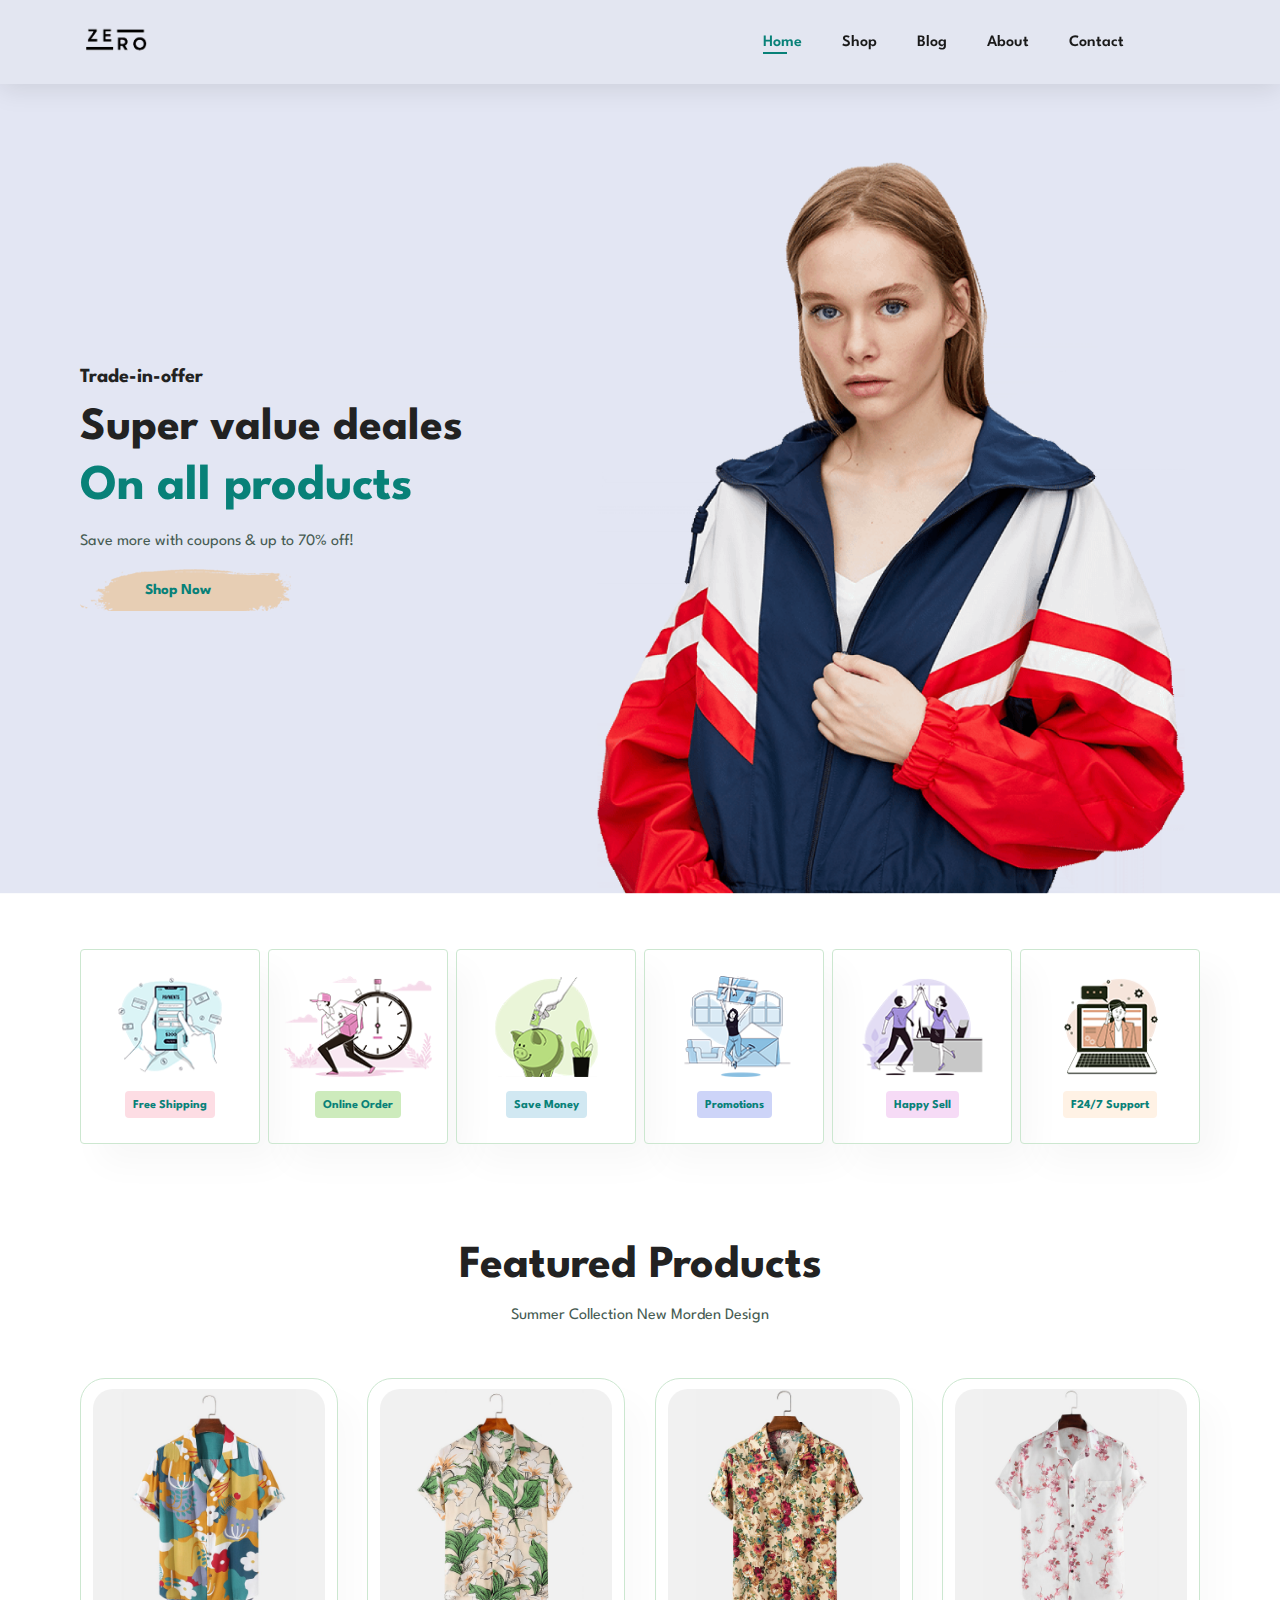
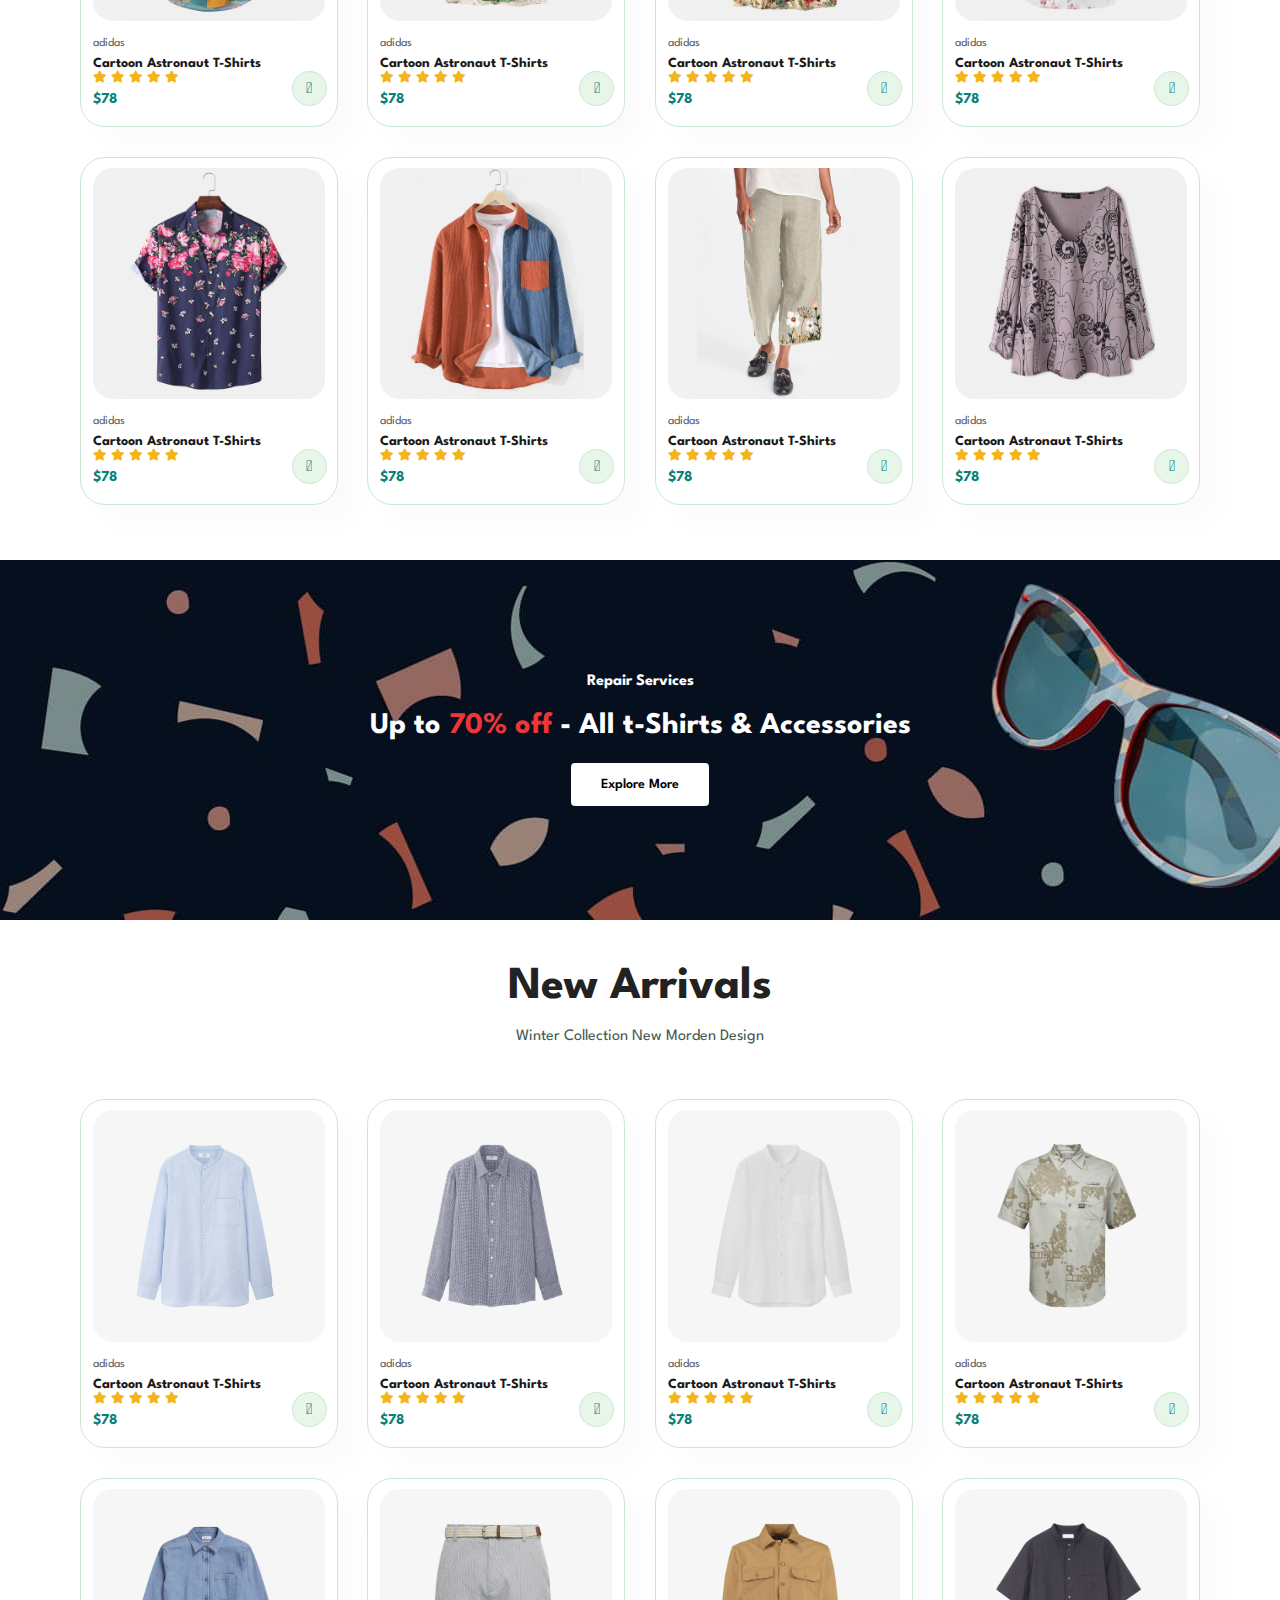
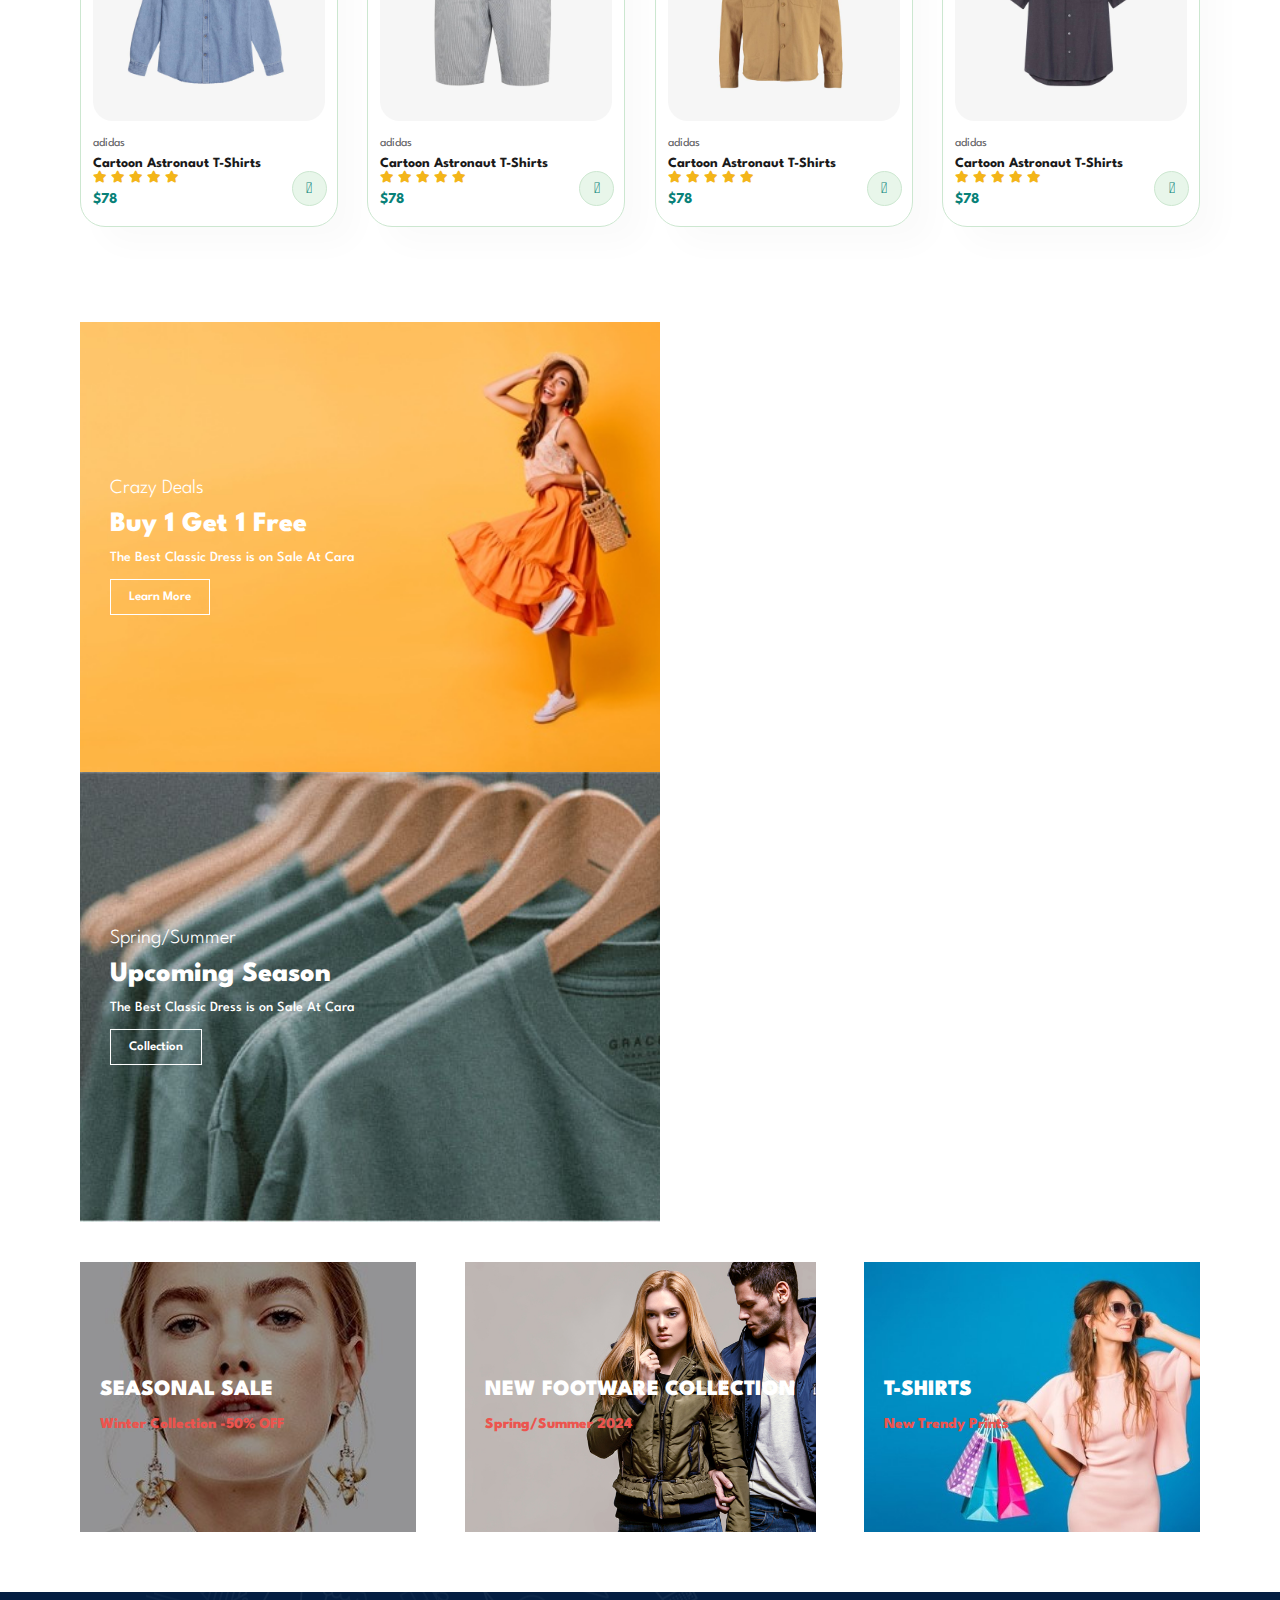
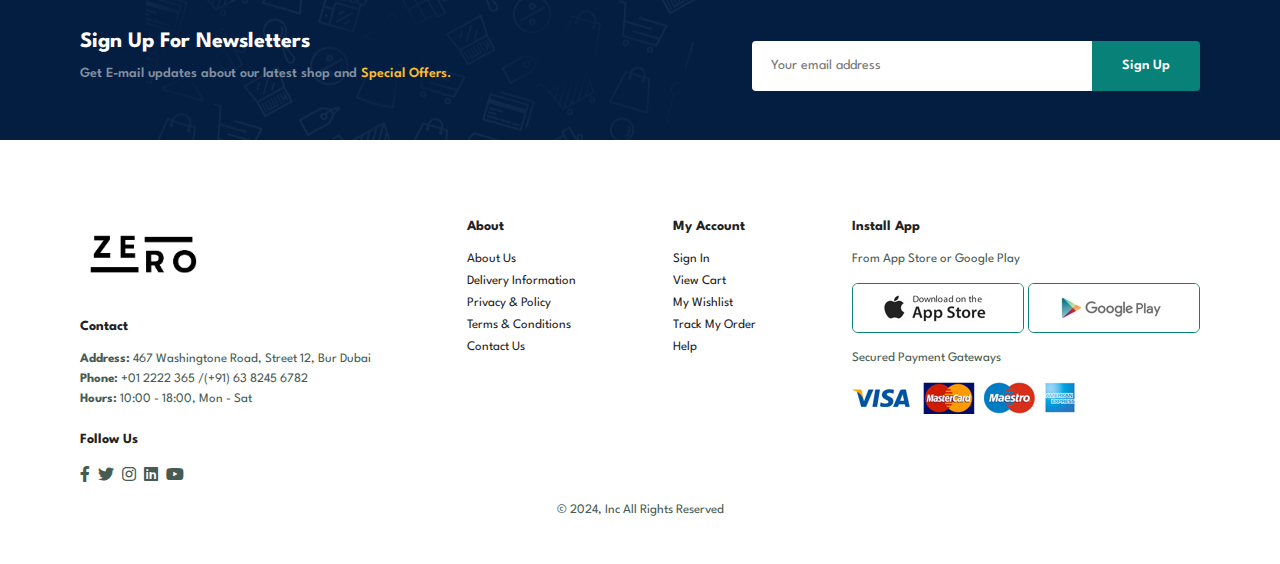
<file: index.html>
<!DOCTYPE html>
<html lang="en">

<head>
    <meta charset="UTF-8">
    <meta http-equiv="X-UA-Compatible" content="IE=edge">
    <meta name="viewport" content="width=device-width, initial-scale=1.0">
    <title>Ecommerce</title>
    <link rel="stylesheet" href="https://pro.fontawesome.com/releases/v5.10.0/css/all.css" />
    <link rel="icon" href="images/icon1.webp">
    <link rel="stylesheet" href="style.css">
</head>

<body>

    <section id="header">
        <a href="#"><img src="images/Logo2.png" class="logo" height="40px" width="100%"></a>
        <div>
            <ul id="navbar">
                <li><a class="active" href="index.html">Home</a></li>
                <li><a href="shop.html">Shop</a></li>
                <li><a href="blog.html">Blog</a></li>
                <li><a href="about.html">About</a></li>
                <li><a href="contact.html">Contact</a></li>
                <li id="lg-bag"><a href="cart.html"><i class="far fa-shopping-bag"></i></a></li>
                <a href="#" id="close"><i class="far fa-times"></i></a>
            </ul>
        </div>
        <div id="mobile">
            <a href="cart.html"><i class="far fa-shopping-bag"></i></a>
            <i id="bar" class="fas fa-outdent"></i>
        </div>
    </section>

    <section id="hero">
        <h4>Trade-in-offer</h4>
        <h2>Super value deales</h2>
        <h1>On all products</h1>
        <p>Save more with coupons & up to 70% off!</p>
        <button>Shop Now</button>
    </section>

    <section id="feature" class="section-p1">
        <div class="fe-box">
            <img src="images/features/f1.png">
            <h6>Free Shipping</h6>
        </div>
        <div class="fe-box">
            <img src="images/features/f2.png">
            <h6>Online Order</h6>
        </div>
        <div class="fe-box">
            <img src="images/features/f3.png">
            <h6>Save Money</h6>
        </div>
        <div class="fe-box">
            <img src="images/features/f4.png">
            <h6>Promotions</h6>
        </div>
        <div class="fe-box">
            <img src="images/features/f5.png">
            <h6>Happy Sell</h6>
        </div>
        <div class="fe-box">
            <img src="images/features/f6.png">
            <h6>F24/7 Support</h6>
        </div>
    </section>

    <section id="product1" class="section-p1">
        <h2>Featured Products</h2>
        <p>Summer Collection New Morden Design</p>
        <div class="pro-container">
            <div class="pro">
                <img src="images/products/f1.jpg" alt="">
                <div class="des">
                    <span>adidas</span>
                    <h5>Cartoon Astronaut T-Shirts</h5>
                    <div class="star">
                        <i class="fas fa-star"></i>
                        <i class="fas fa-star"></i>
                        <i class="fas fa-star"></i>
                        <i class="fas fa-star"></i>
                        <i class="fas fa-star"></i>
                    </div>
                    <h4>$78</h4>
                </div>
                <a href="cart.html"><i class="fal fa-shopping-cart cart"></i></a>
            </div>
            <div class="pro">
                <img src="images/products/f2.jpg" alt="">
                <div class="des">
                    <span>adidas</span>
                    <h5>Cartoon Astronaut T-Shirts</h5>
                    <div class="star">
                        <i class="fas fa-star"></i>
                        <i class="fas fa-star"></i>
                        <i class="fas fa-star"></i>
                        <i class="fas fa-star"></i>
                        <i class="fas fa-star"></i>
                    </div>
                    <h4>$78</h4>
                </div>
                <a href="cart.html"><i class="fal fa-shopping-cart cart"></i></a>
            </div>
            <div class="pro">
                <img src="images/products/f3.jpg" alt="">
                <div class="des">
                    <span>adidas</span>
                    <h5>Cartoon Astronaut T-Shirts</h5>
                    <div class="star">
                        <i class="fas fa-star"></i>
                        <i class="fas fa-star"></i>
                        <i class="fas fa-star"></i>
                        <i class="fas fa-star"></i>
                        <i class="fas fa-star"></i>
                    </div>
                    <h4>$78</h4>
                </div>
                <a href="cart.html"><i class="fal fa-shopping-cart cart"></i></a>
            </div>
            <div class="pro">
                <img src="images/products/f4.jpg" alt="">
                <div class="des">
                    <span>adidas</span>
                    <h5>Cartoon Astronaut T-Shirts</h5>
                    <div class="star">
                        <i class="fas fa-star"></i>
                        <i class="fas fa-star"></i>
                        <i class="fas fa-star"></i>
                        <i class="fas fa-star"></i>
                        <i class="fas fa-star"></i>
                    </div>
                    <h4>$78</h4>
                </div>
                <a href="cart.html"><i class="fal fa-shopping-cart cart"></i></a>
            </div>
            <div class="pro">
                <img src="images/products/f5.jpg" alt="">
                <div class="des">
                    <span>adidas</span>
                    <h5>Cartoon Astronaut T-Shirts</h5>
                    <div class="star">
                        <i class="fas fa-star"></i>
                        <i class="fas fa-star"></i>
                        <i class="fas fa-star"></i>
                        <i class="fas fa-star"></i>
                        <i class="fas fa-star"></i>
                    </div>
                    <h4>$78</h4>
                </div>
                <a href="cart.html"><i class="fal fa-shopping-cart cart"></i></a>
            </div>
            <div class="pro">
                <img src="images/products/f6.jpg" alt="">
                <div class="des">
                    <span>adidas</span>
                    <h5>Cartoon Astronaut T-Shirts</h5>
                    <div class="star">
                        <i class="fas fa-star"></i>
                        <i class="fas fa-star"></i>
                        <i class="fas fa-star"></i>
                        <i class="fas fa-star"></i>
                        <i class="fas fa-star"></i>
                    </div>
                    <h4>$78</h4>
                </div>
                <a href="cart.html"><i class="fal fa-shopping-cart cart"></i></a>
            </div>
            <div class="pro">
                <img src="images/products/f7.jpg" alt="">
                <div class="des">
                    <span>adidas</span>
                    <h5>Cartoon Astronaut T-Shirts</h5>
                    <div class="star">
                        <i class="fas fa-star"></i>
                        <i class="fas fa-star"></i>
                        <i class="fas fa-star"></i>
                        <i class="fas fa-star"></i>
                        <i class="fas fa-star"></i>
                    </div>
                    <h4>$78</h4>
                </div>
                <a href="cart.html"><i class="fal fa-shopping-cart cart"></i></a>
            </div>
            <div class="pro">
                <img src="images/products/f8.jpg" alt="">
                <div class="des">
                    <span>adidas</span>
                    <h5>Cartoon Astronaut T-Shirts</h5>
                    <div class="star">
                        <i class="fas fa-star"></i>
                        <i class="fas fa-star"></i>
                        <i class="fas fa-star"></i>
                        <i class="fas fa-star"></i>
                        <i class="fas fa-star"></i>
                    </div>
                    <h4>$78</h4>
                </div>
                <a href="cart.html"><i class="fal fa-shopping-cart cart"></i></a>
            </div>
        </div>
    </section>


    <section id="banner" class=".section-m1">
        <h4>Repair Services</h4>
        <h2>Up to <span>70% off</span> - All t-Shirts & Accessories</h2>
        <button class="normal">Explore More</button>
    </section>

    <section id="product1" class="section-p1">
        <h2>New Arrivals</h2>
        <p>Winter Collection New Morden Design</p>
        <div class="pro-container">
            <div class="pro">
                <img src="images/products/n1.jpg" alt="">
                <div class="des">
                    <span>adidas</span>
                    <h5>Cartoon Astronaut T-Shirts</h5>
                    <div class="star">
                        <i class="fas fa-star"></i>
                        <i class="fas fa-star"></i>
                        <i class="fas fa-star"></i>
                        <i class="fas fa-star"></i>
                        <i class="fas fa-star"></i>
                    </div>
                    <h4>$78</h4>
                </div>
                <a href="cart.html"><i class="fal fa-shopping-cart cart"></i></a>
            </div>
            <div class="pro">
                <img src="images/products/n2.jpg" alt="">
                <div class="des">
                    <span>adidas</span>
                    <h5>Cartoon Astronaut T-Shirts</h5>
                    <div class="star">
                        <i class="fas fa-star"></i>
                        <i class="fas fa-star"></i>
                        <i class="fas fa-star"></i>
                        <i class="fas fa-star"></i>
                        <i class="fas fa-star"></i>
                    </div>
                    <h4>$78</h4>
                </div>
                <a href="cart.html"><i class="fal fa-shopping-cart cart"></i></a>
            </div>
            <div class="pro">
                <img src="images/products/n3.jpg" alt="">
                <div class="des">
                    <span>adidas</span>
                    <h5>Cartoon Astronaut T-Shirts</h5>
                    <div class="star">
                        <i class="fas fa-star"></i>
                        <i class="fas fa-star"></i>
                        <i class="fas fa-star"></i>
                        <i class="fas fa-star"></i>
                        <i class="fas fa-star"></i>
                    </div>
                    <h4>$78</h4>
                </div>
                <a href="cart.html"><i class="fal fa-shopping-cart cart"></i></a>
            </div>
            <div class="pro">
                <img src="images/products/n4.jpg" alt="">
                <div class="des">
                    <span>adidas</span>
                    <h5>Cartoon Astronaut T-Shirts</h5>
                    <div class="star">
                        <i class="fas fa-star"></i>
                        <i class="fas fa-star"></i>
                        <i class="fas fa-star"></i>
                        <i class="fas fa-star"></i>
                        <i class="fas fa-star"></i>
                    </div>
                    <h4>$78</h4>
                </div>
                <a href="cart.html"><i class="fal fa-shopping-cart cart"></i></a>
            </div>
            <div class="pro">
                <img src="images/products/n5.jpg" alt="">
                <div class="des">
                    <span>adidas</span>
                    <h5>Cartoon Astronaut T-Shirts</h5>
                    <div class="star">
                        <i class="fas fa-star"></i>
                        <i class="fas fa-star"></i>
                        <i class="fas fa-star"></i>
                        <i class="fas fa-star"></i>
                        <i class="fas fa-star"></i>
                    </div>
                    <h4>$78</h4>
                </div>
                <a href="cart.html"><i class="fal fa-shopping-cart cart"></i></a>
            </div>
            <div class="pro">
                <img src="images/products/n6.jpg" alt="">
                <div class="des">
                    <span>adidas</span>
                    <h5>Cartoon Astronaut T-Shirts</h5>
                    <div class="star">
                        <i class="fas fa-star"></i>
                        <i class="fas fa-star"></i>
                        <i class="fas fa-star"></i>
                        <i class="fas fa-star"></i>
                        <i class="fas fa-star"></i>
                    </div>
                    <h4>$78</h4>
                </div>
                <a href="cart.html"><i class="fal fa-shopping-cart cart"></i></a>
            </div>
            <div class="pro">
                <img src="images/products/n7.jpg" alt="">
                <div class="des">
                    <span>adidas</span>
                    <h5>Cartoon Astronaut T-Shirts</h5>
                    <div class="star">
                        <i class="fas fa-star"></i>
                        <i class="fas fa-star"></i>
                        <i class="fas fa-star"></i>
                        <i class="fas fa-star"></i>
                        <i class="fas fa-star"></i>
                    </div>
                    <h4>$78</h4>
                </div>
                <a href="cart.html"><i class="fal fa-shopping-cart cart"></i></a>
            </div>
            <div class="pro">
                <img src="images/products/n8.jpg" alt="">
                <div class="des">
                    <span>adidas</span>
                    <h5>Cartoon Astronaut T-Shirts</h5>
                    <div class="star">
                        <i class="fas fa-star"></i>
                        <i class="fas fa-star"></i>
                        <i class="fas fa-star"></i>
                        <i class="fas fa-star"></i>
                        <i class="fas fa-star"></i>
                    </div>
                    <h4>$78</h4>
                </div>
                <a href=""><i class="fal fa-shopping-cart cart"></i></a>
            </div>
        </div>
    </section>

    <section id="sm-banner" class="section-p1">
        <div class="banner-box">
            <h4>Crazy Deals</h4>
            <h2>Buy 1 Get 1 Free</h2>
            <span>The Best Classic Dress is on Sale At Cara</span>
            <button class="white">Learn More</button>
        </div>
        <div class="banner-box banner-box2">
            <h4>Spring/Summer</h4>
            <h2>Upcoming Season</h2>
            <span>The Best Classic Dress is on Sale At Cara</span>
            <button class="white">Collection</button>
        </div>
    </section>

    <section id="banner3">
        <div class="banner-box">
            <h2>SEASONAL SALE</h2>
            <h3>Winter Collection -50% OFF</h3>
        </div>
        <div class="banner-box banner-box2">
            <h2>NEW FOOTWARE COLLECTION</h2>
            <h3>Spring/Summer 2024</h3>
        </div>
        <div class="banner-box banner-box3">
            <h2>T-SHIRTS</h2>
            <h3>New Trendy Prints</h3>
        </div>
    </section>

    <section id="newsletter" class="section-p1 section-m1">
        <div class="newstext">
            <h4>Sign Up For Newsletters</h4>
            <p>Get E-mail updates about our latest shop and <span>Special Offers.</span></p>
        </div>
        <div class="form">
            <input type="text" placeholder="Your email address">
            <button class="normal">Sign Up</button>
        </div>
    </section>

    <footer class="section-p1">
        <div class="col">
            <img class="logo" src="images/Logo1.png" alt="" height="70px">
            <h4>Contact</h4>
            <p><strong>Address:</strong> 467 Washingtone Road, Street 12, Bur Dubai</p>
            <p><strong>Phone:</strong> +01 2222 365 /(+91) 63 8245 6782</p>
            <p><strong>Hours:</strong> 10:00 - 18:00, Mon - Sat</p>
            <div class="follow">
                <h4>Follow Us</h4>
                <div class="icon">
                    <i class="fab fa-facebook-f"></i>
                    <i class="fab fa-twitter"></i>
                    <i class="fab fa-instagram"></i>
                    <i class="fab fa-linkedin"></i>
                    <i class="fab fa-youtube"></i>
                </div>
            </div>
        </div>

        <div class="col">
            <h4>About</h4>
            <a href="#">About Us</a>
            <a href="#">Delivery Information</a>
            <a href="#">Privacy & Policy</a>
            <a href="#">Terms & Conditions</a>
            <a href="#">Contact Us</a>
        </div>

        <div class="col">
            <h4>My Account</h4>
            <a href="#">Sign In</a>
            <a href="#">View Cart</a>
            <a href="#">My  Wishlist</a>
            <a href="#">Track My Order</a>
            <a href="#">Help</a>
        </div>  
        <div class="col install">
            <h4>Install App</h4>
            <p>From App Store or Google Play</p>
            <div class="row">
                <img src="images/pay/app.jpg" alt="">
                <img src="images/pay/play.jpg" alt="">
            </div>
            <p>Secured  Payment Gateways</p>
            <img src="images/pay/pay.png" alt="">
        </div>

        <div class="copyright">
            <p> &copy; 2024, Inc All Rights Reserved</p>
        </div>
    </footer>

    <script src="script.js"></script>
</body>

</html>
</file>
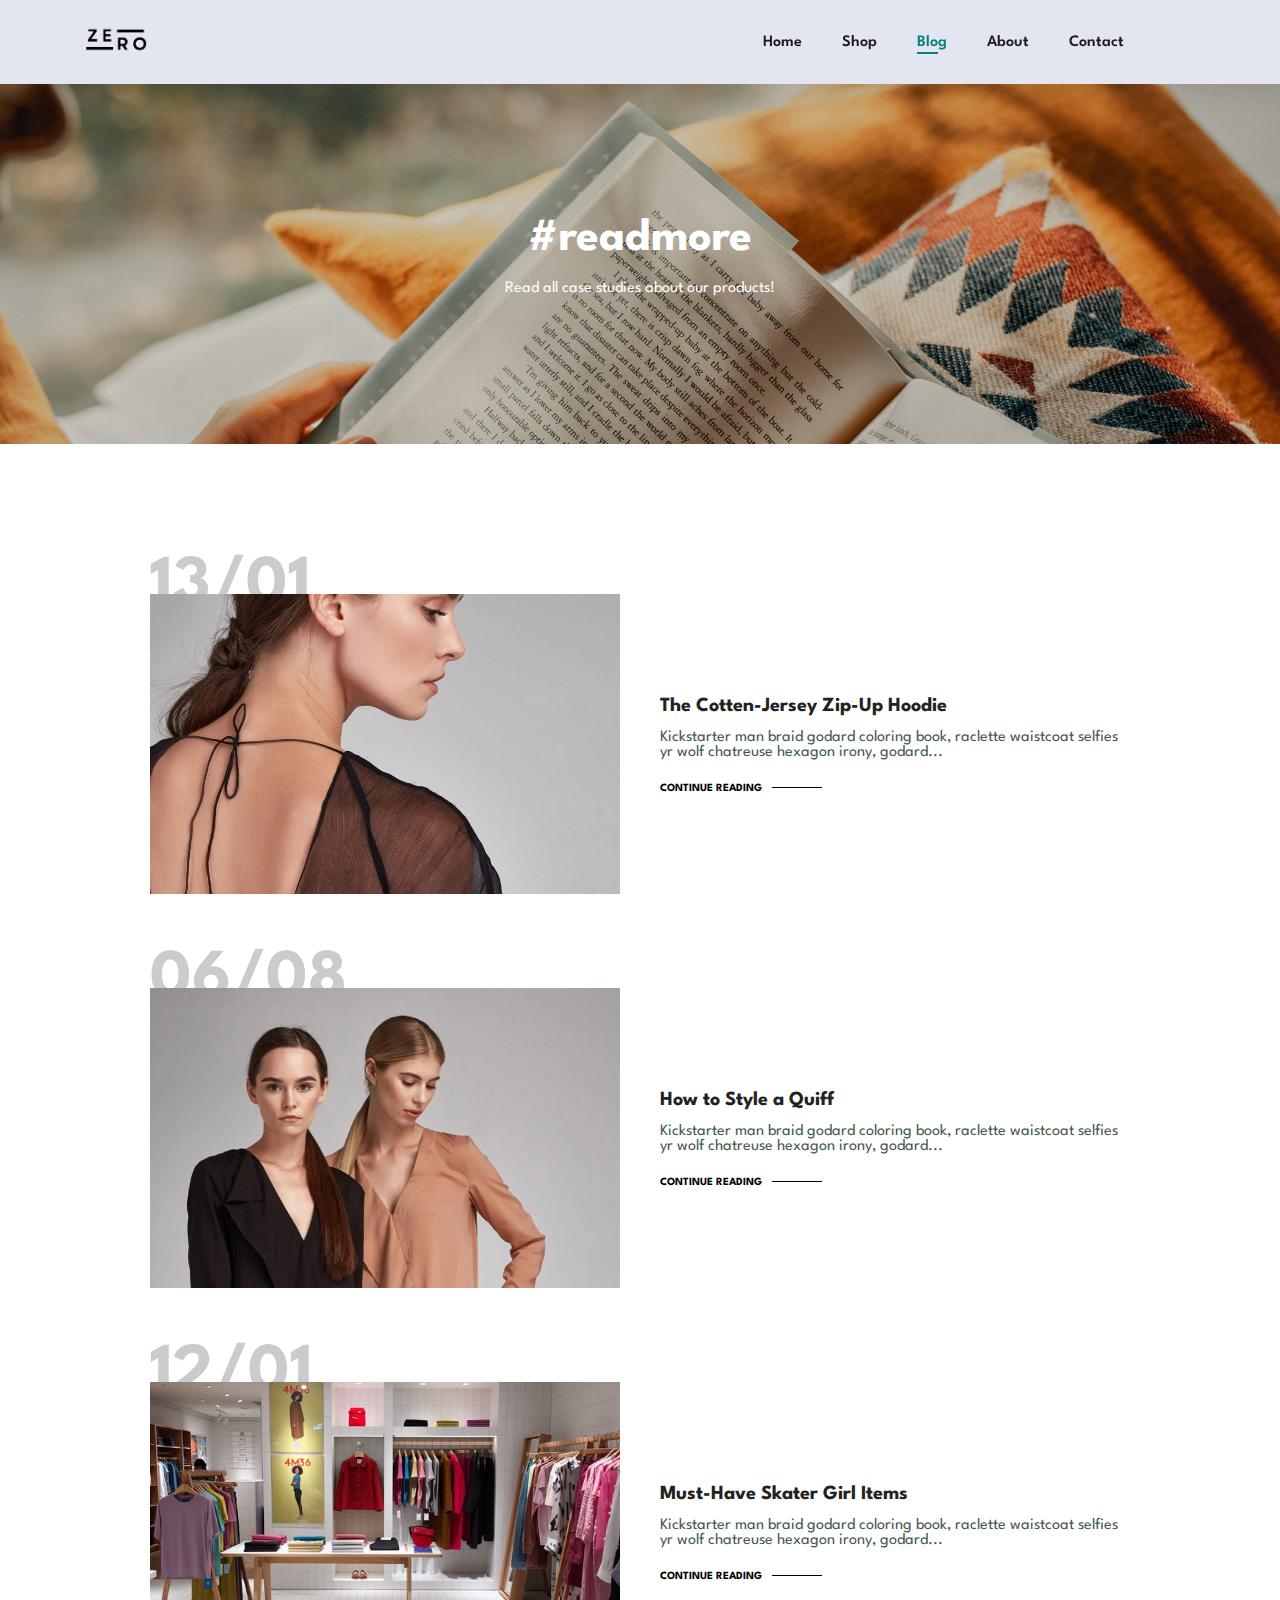
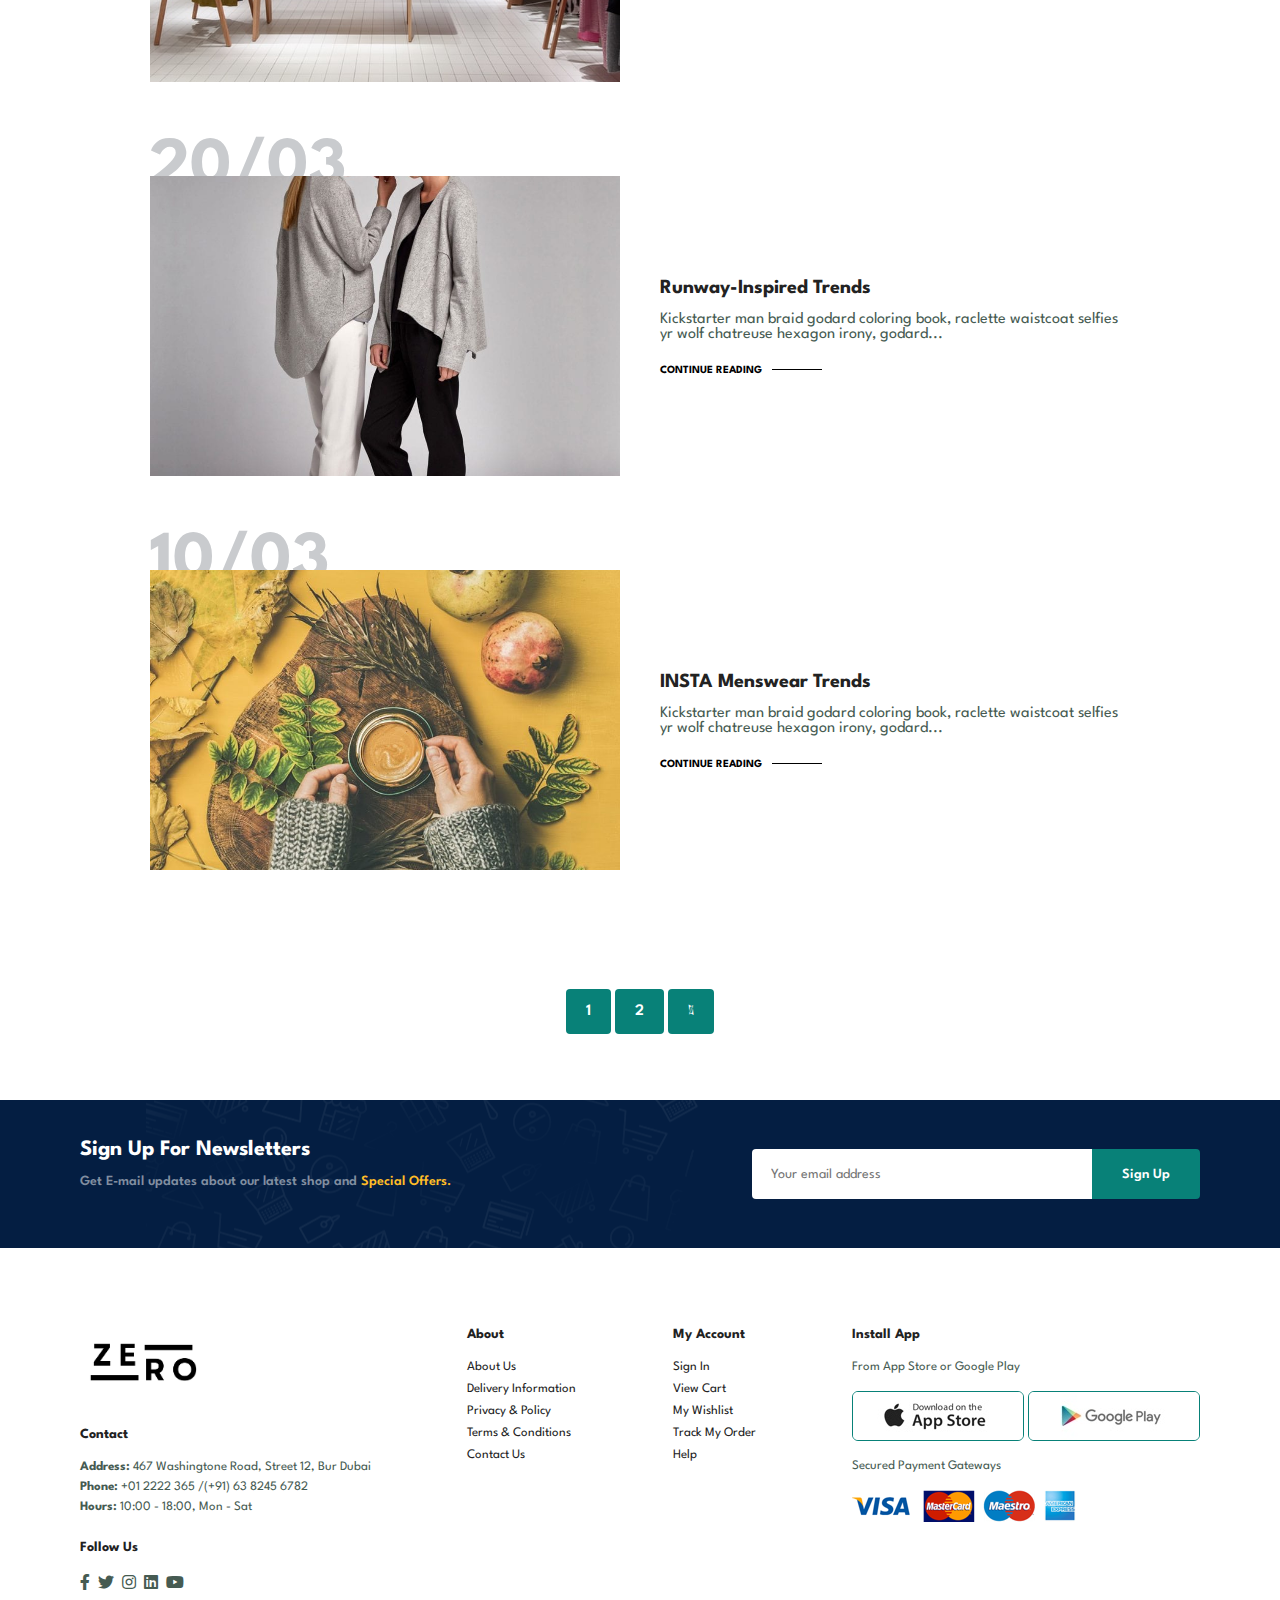
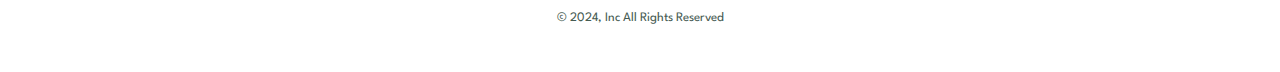
<file: blog.html>
<!DOCTYPE html>
<html lang="en">

<head>
    <meta charset="UTF-8">
    <meta http-equiv="X-UA-Compatible" content="IE=edge">
    <meta name="viewport" content="width=device-width, initial-scale=1.0">
    <title>Ecommerce</title>
    <link rel="stylesheet" href="https://pro.fontawesome.com/releases/v5.10.0/css/all.css" />
    <link rel="icon" href="images/icon1.webp">
    <link rel="stylesheet" href="style.css">
</head>

<body>

    <section id="header">
        <a href="#"><img src="images/Logo2.png" class="logo" height="40px" width="100%"></a>
        <div>
            <ul id="navbar">
                <li><a href="index.html">Home</a></li>
                <li><a href="shop.html">Shop</a></li>
                <li><a class="active" href="blog.html">Blog</a></li>
                <li><a href="about.html">About</a></li>
                <li><a href="contact.html">Contact</a></li>
                <li id="lg-bag"><a href="cart.html"><i class="far fa-shopping-bag"></i></a></li>
                <a href="#" id="close"><i class="far fa-times"></i></a>
            </ul>
        </div>
        <div id="mobile">
            <a href="cart.html"><i class="far fa-shopping-bag"></i></a>
            <i id="bar" class="fas fa-outdent"></i>
        </div>
    </section>

    <section id="page-header" class="blog-header">
        <h2>#readmore</h2>
        <p>Read all case studies about our products!</p>
    </section>

    <section id="blog">

        <div class="blog-box">
            <div class="blog-img">
                <img src="images/blog/b1.jpg" alt="">
            </div>
            <div class="blog-details">
                <h4>The Cotten-Jersey Zip-Up Hoodie</h4>
                <p>Kickstarter man braid godard coloring book, raclette waistcoat selfies yr wolf chatreuse hexagon irony, godard...</p>
                <a href="#">CONTINUE READING</a>
            </div>
            <h1>13/01</h1>
        </div>

        <div class="blog-box">
            <div class="blog-img">
                <img src="images/blog/b2.jpg" alt="">
            </div>
            <div class="blog-details">
                <h4>How to Style a Quiff</h4>
                <p>Kickstarter man braid godard coloring book, raclette waistcoat selfies yr wolf chatreuse hexagon irony, godard...</p>
                <a href="#">CONTINUE READING</a>
            </div>
            <h1>06/08</h1>
        </div>

        <div class="blog-box">
            <div class="blog-img">
                <img src="images/blog/b3.jpg" alt="">
            </div>
            <div class="blog-details">
                <h4>Must-Have Skater Girl Items</h4>
                <p>Kickstarter man braid godard coloring book, raclette waistcoat selfies yr wolf chatreuse hexagon irony, godard...</p>
                <a href="#">CONTINUE READING</a>
            </div>
            <h1>12/01</h1>
        </div>

        <div class="blog-box">
            <div class="blog-img">
                <img src="images/blog/b4.jpg" alt="">
            </div>
            <div class="blog-details">
                <h4>Runway-Inspired Trends</h4>
                <p>Kickstarter man braid godard coloring book, raclette waistcoat selfies yr wolf chatreuse hexagon irony, godard...</p>
                <a href="#">CONTINUE READING</a>
            </div>
            <h1>20/03</h1>
        </div>

        <div class="blog-box">
            <div class="blog-img">
                <img src="images/blog/b6.jpg" alt="">
            </div>
            <div class="blog-details">
                <h4>INSTA Menswear Trends</h4>
                <p>Kickstarter man braid godard coloring book, raclette waistcoat selfies yr wolf chatreuse hexagon irony, godard...</p>
                <a href="#">CONTINUE READING</a>
            </div>
            <h1>10/03</h1>
        </div>

    </section>

    <section id="pagination" class="section-p1">
        <a href="blog.html">1</a>
        <a href="about.html">2</a>
        <a href="contact.html"><i class="fal fa-long-arrow-alt-right"></i></a>
    </section>

    <section id="newsletter" class="section-p1 section-m1">
        <div class="newstext">
            <h4>Sign Up For Newsletters</h4>
            <p>Get E-mail updates about our latest shop and <span>Special Offers.</span></p>
        </div>
        <div class="form">
            <input type="text" placeholder="Your email address">
            <button class="normal">Sign Up</button>
        </div>
    </section>

    <footer class="section-p1">
        <div class="col">
            <img class="logo" src="images/Logo1.png" alt="" height="70px">
            <h4>Contact</h4>
            <p><strong>Address:</strong> 467 Washingtone Road, Street 12, Bur Dubai</p>
            <p><strong>Phone:</strong> +01 2222 365 /(+91) 63 8245 6782</p>
            <p><strong>Hours:</strong> 10:00 - 18:00, Mon - Sat</p>
            <div class="follow">
                <h4>Follow Us</h4>
                <div class="icon">
                    <i class="fab fa-facebook-f"></i>
                    <i class="fab fa-twitter"></i>
                    <i class="fab fa-instagram"></i>
                    <i class="fab fa-linkedin"></i>
                    <i class="fab fa-youtube"></i>
                </div>
            </div>
        </div>

        <div class="col">
            <h4>About</h4>
            <a href="#">About Us</a>
            <a href="#">Delivery Information</a>
            <a href="#">Privacy & Policy</a>
            <a href="#">Terms & Conditions</a>
            <a href="#">Contact Us</a>
        </div>

        <div class="col">
            <h4>My Account</h4>
            <a href="#">Sign In</a>
            <a href="#">View Cart</a>
            <a href="#">My  Wishlist</a>
            <a href="#">Track My Order</a>
            <a href="#">Help</a>
        </div>  
        <div class="col install">
            <h4>Install App</h4>
            <p>From App Store or Google Play</p>
            <div class="row">
                <img src="images/pay/app.jpg" alt="">
                <img src="images/pay/play.jpg" alt="">
            </div>
            <p>Secured  Payment Gateways</p>
            <img src="images/pay/pay.png" alt="">
        </div>

        <div class="copyright">
            <p> &copy; 2024, Inc All Rights Reserved </p>
        </div>
    </footer>
    <script src="script.js"></script>
    </body>
    </html>
</file>
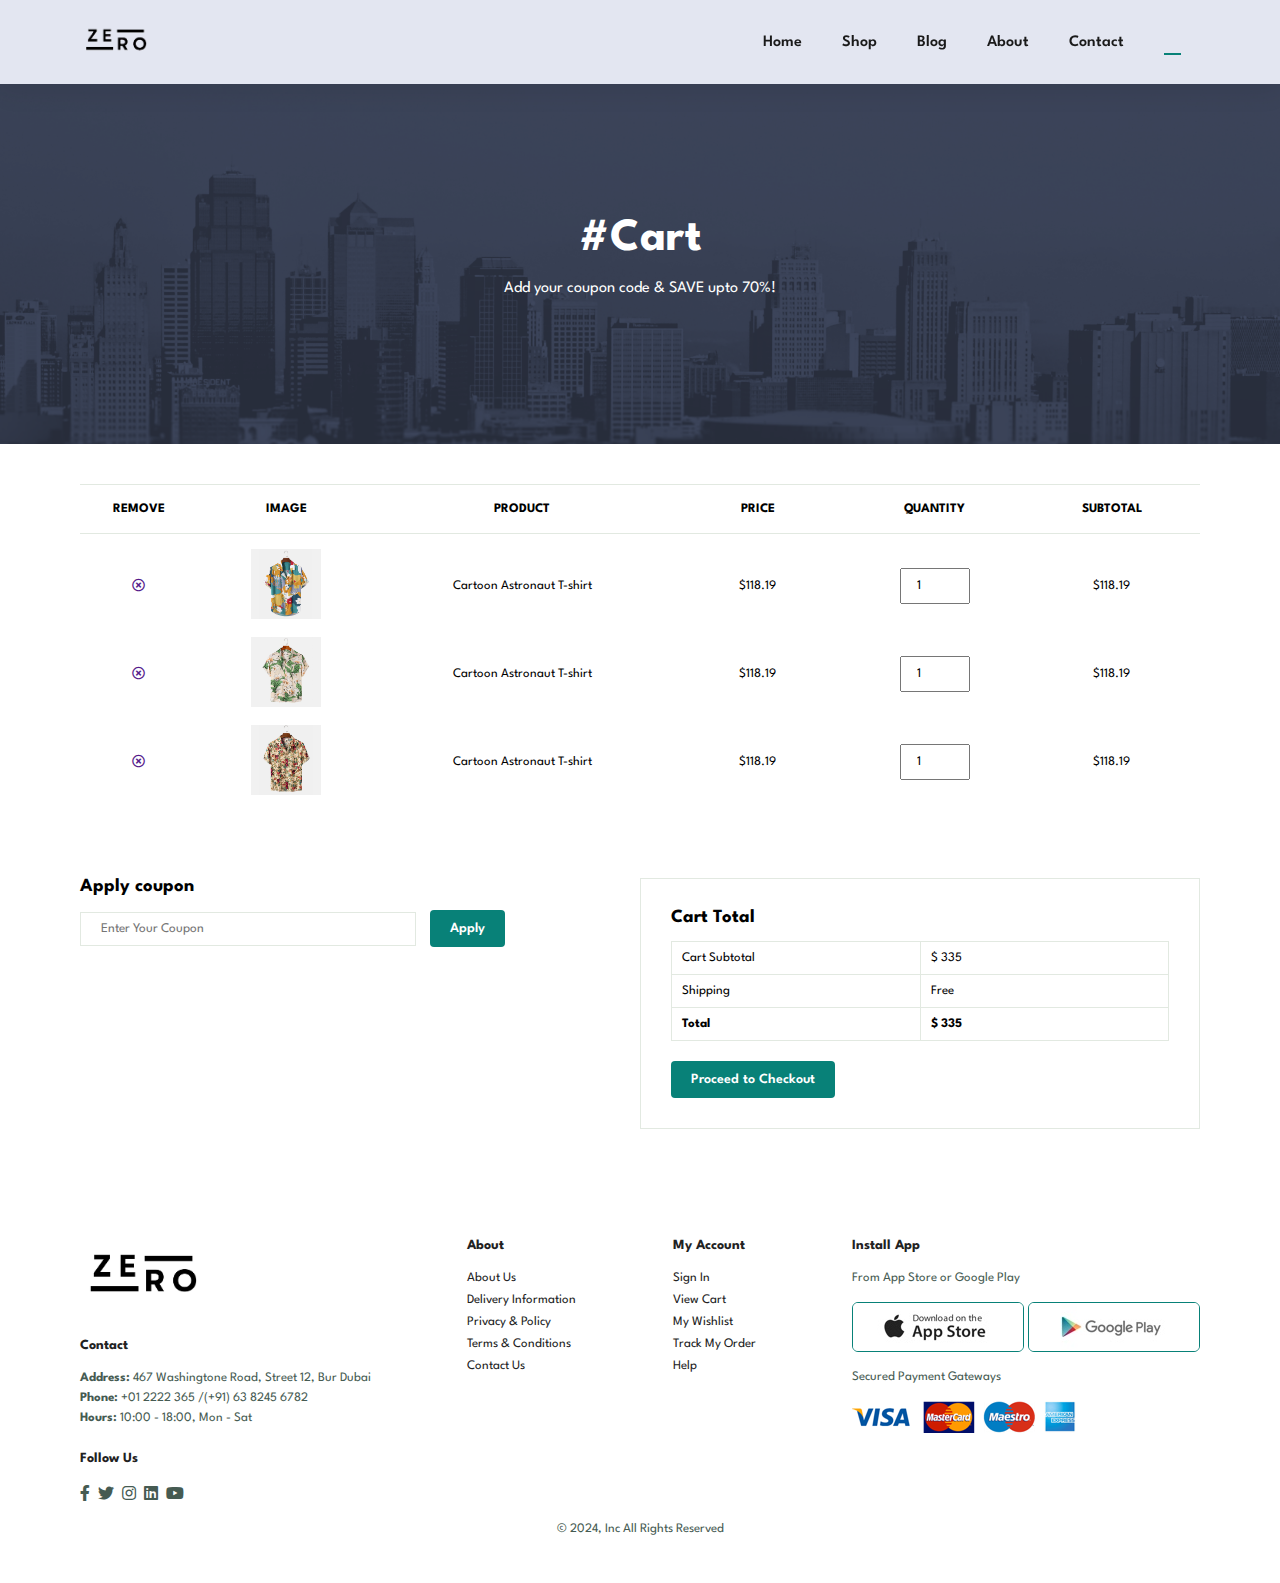
<file: cart.html>
<!DOCTYPE html>
<html lang="en">

    <head>
        <meta charset="UTF-8">
        <meta http-equiv="X-UA-Compatible" content="IE=edge">
        <meta name="viewport" content="width=device-width, initial-scale=1.0">
        <title>Ecommerce</title>

        <link rel="stylesheet" href="https://pro.fontawesome.com/releases/v5.10.0/css/all.css" />
        <link rel="icon" href="images/icon1.webp">
        <link rel="stylesheet" href="style.css">
    </head>

    <body> 
        
        <section id="header">
            <a href="#"><img src="images/Logo2.png" class="logo" height="40px" width="100%"></a>
    
            <div>
                <ul id="navbar">
                        <li><a href="index.html">Home</a></li>
                        <li><a href="shop.html">Shop</a></li>
                        <li><a href="blog.html">Blog</a></li>
                        <li><a href="about.html">About</a></li>
                        <li><a href="contact.html">Contact</a></li>
                        <li id="lg-bag"><a class="active" href="cart.html"><i class="far fa-shopping-bag"></i></a></li>
    
                        <a href="#" id="close"><i class="far fa-times"></i></a>
                </ul>
            </div>

            <div id="mobile">
                <a href="cart.html"><i class="far fa-shopping-bag"></i></a>
                <i id="bar" class="fas fa-outdent"></i>
            </div>

        </section>
    
        <section id="page-header" class="about-header">
            <h2>#Cart</h2>
            <p>Add your coupon code & SAVE upto 70%!</p>
        </section>

        <section id="cart" class="section-p1">
            <table width="100%">
                    <thead>
                        <tr>
                            <td>Remove</td>
                            <td>Image</td>
                            <td>Product</td>
                            <td>Price</td>
                            <td>Quantity</td>
                            <td>Subtotal</td>
                        </tr>
                    </thead>

                    <tbody>
                        <tr>
                            <td><a href=""><i class="far fa-times-circle"></i></a></td>
                            <td><img src="images/products/f1.jpg" alt=""></td>
                            <td>Cartoon Astronaut T-shirt</td>
                            <td>$118.19</td>
                            <td><input type="number" value="1"></td>
                            <td>$118.19</td>
                        </tr>
                        <tr>
                            <td><a href=""><i class="far fa-times-circle"></i></a></td>
                            <td><img src="images/products/f2.jpg" alt=""></td>
                            <td>Cartoon Astronaut T-shirt</td>
                            <td>$118.19</td>
                            <td><input type="number" value="1"></td>
                            <td>$118.19</td>
                        </tr>
                        <tr>
                            <td><a href=""><i class="far fa-times-circle"></i></a></td>
                            <td><img src="images/products/f3.jpg" alt=""></td>
                            <td>Cartoon Astronaut T-shirt</td>
                            <td>$118.19</td>
                            <td><input type="number" value="1"></td>
                            <td>$118.19</td>
                        </tr>
                    </tbody>
            </table>
        </section>

        <section id="cart-add" class="section-p1">
            <div id="coupon">
                <h3>Apply coupon</h3>
                <div>
                    <input type="text" placeholder="Enter Your Coupon">
                    <button class="normal">Apply</button>
                </div>
            </div>

            <div id="subtotal">
                <h3>Cart Total</h3>
                <table>
                    <tr>
                        <td>Cart Subtotal</td>
                        <td>$ 335</td>
                    </tr>
                    <tr>
                        <td>Shipping</td>
                        <td>Free</td>
                    </tr>
                    <tr>
                        <td><strong>Total</strong></td>
                        <td><strong>$ 335</strong></td>
                    </tr>
                </table>
                <button class="normal">Proceed to Checkout</button>
            </div>
        </section>

        <footer class="section-p1">
            <div class="col">
                <img class="logo" src="images/Logo1.png" alt="" height="70px">
                <h4>Contact</h4>
                <p><strong>Address:</strong> 467 Washingtone Road, Street 12, Bur Dubai</p>
                <p><strong>Phone:</strong> +01 2222 365 /(+91) 63 8245 6782</p>
                <p><strong>Hours:</strong> 10:00 - 18:00, Mon - Sat</p>
                <div class="follow">
                    <h4>Follow Us</h4>
                    <div class="icon">
                        <i class="fab fa-facebook-f"></i>
                        <i class="fab fa-twitter"></i>
                        <i class="fab fa-instagram"></i>
                        <i class="fab fa-linkedin"></i>
                        <i class="fab fa-youtube"></i>
                    </div>
                </div>
            </div>
    
            <div class="col">
                <h4>About</h4>
                <a href="#">About Us</a>
                <a href="#">Delivery Information</a>
                <a href="#">Privacy & Policy</a>
                <a href="#">Terms & Conditions</a>
                <a href="#">Contact Us</a>
            </div>
    
            <div class="col">
                <h4>My Account</h4>
                <a href="#">Sign In</a>
                <a href="#">View Cart</a>
                <a href="#">My  Wishlist</a>
                <a href="#">Track My Order</a>
                <a href="#">Help</a>
            </div>  
            <div class="col install">
                <h4>Install App</h4>
                <p>From App Store or Google Play</p>
                <div class="row">
                    <img src="images/pay/app.jpg" alt="">
                    <img src="images/pay/play.jpg" alt="">
                </div>
                <p>Secured  Payment Gateways</p>
                <img src="images/pay/pay.png" alt="">
            </div>
    
            <div class="copyright">
                <p> &copy; 2024, Inc All Rights Reserved</p>
            </div>
        </footer>


        <script src="script.js"></script>

    </body>

</html>
</file>
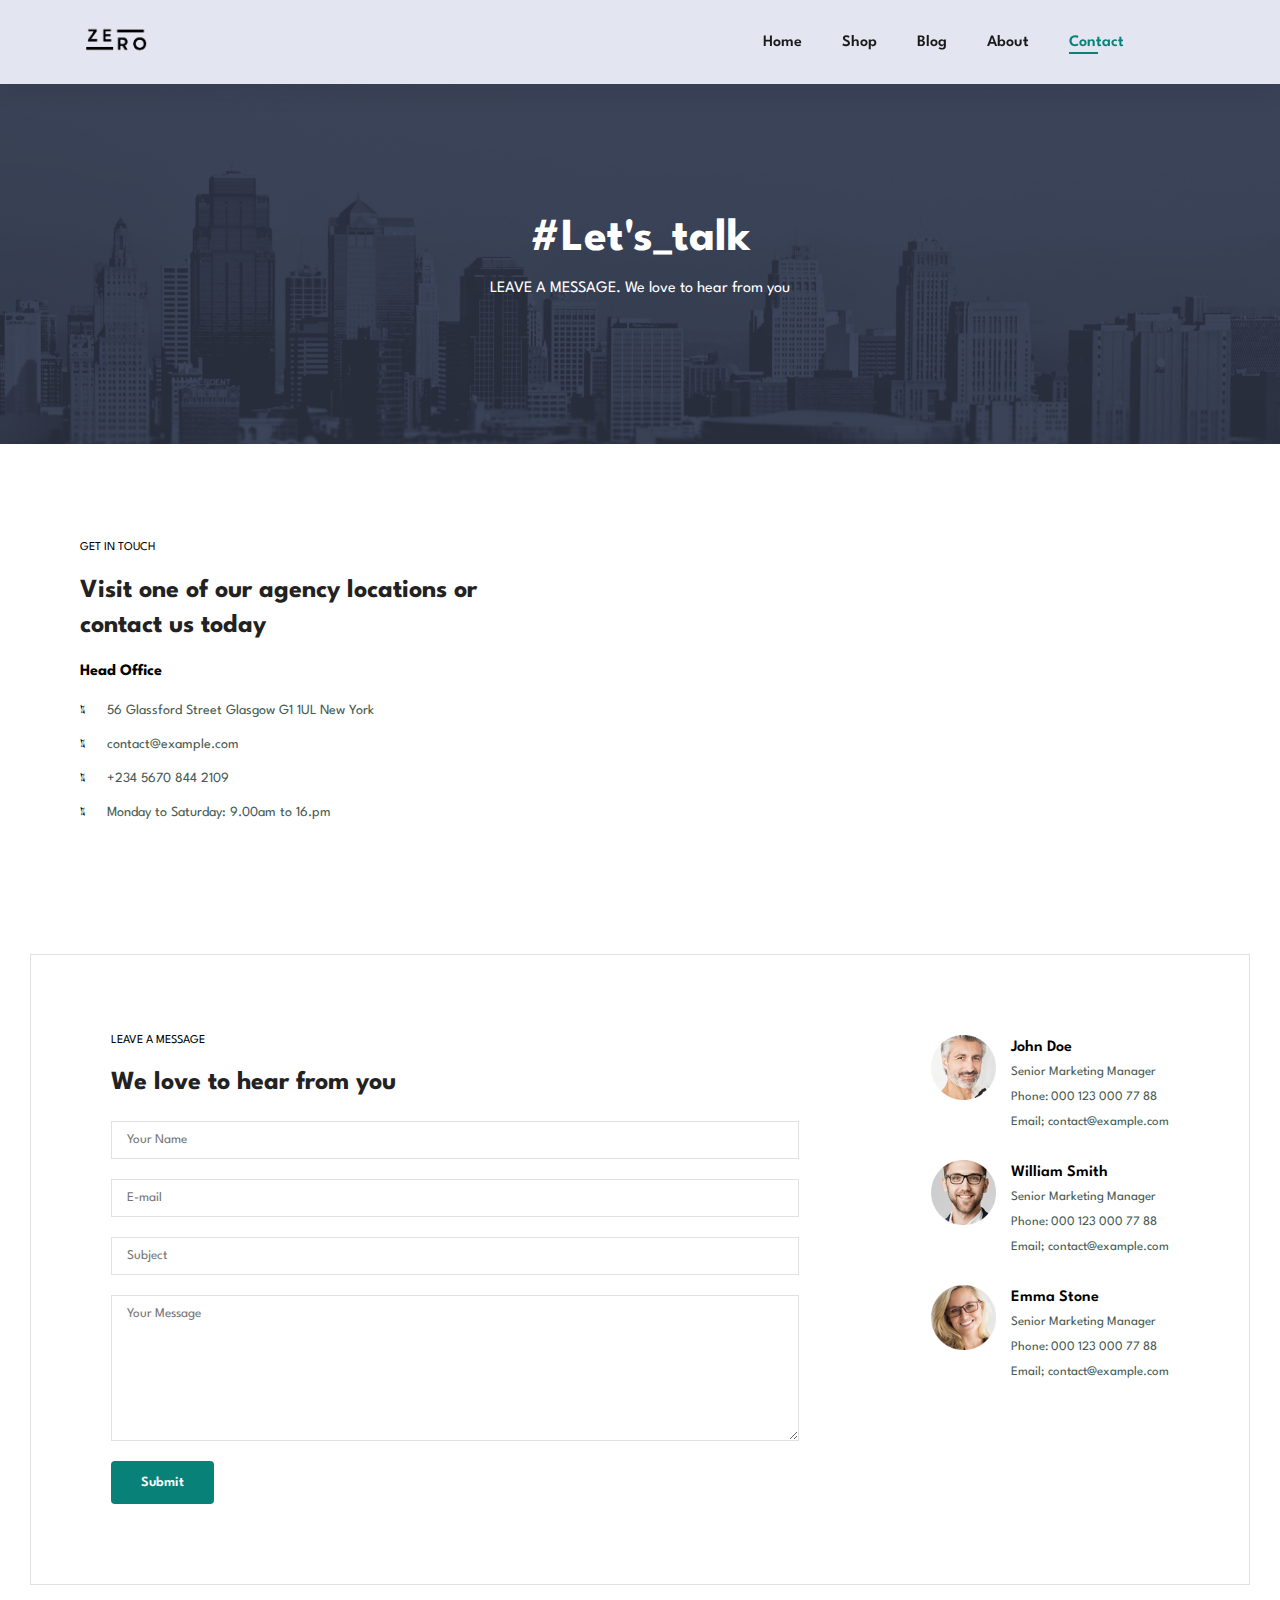
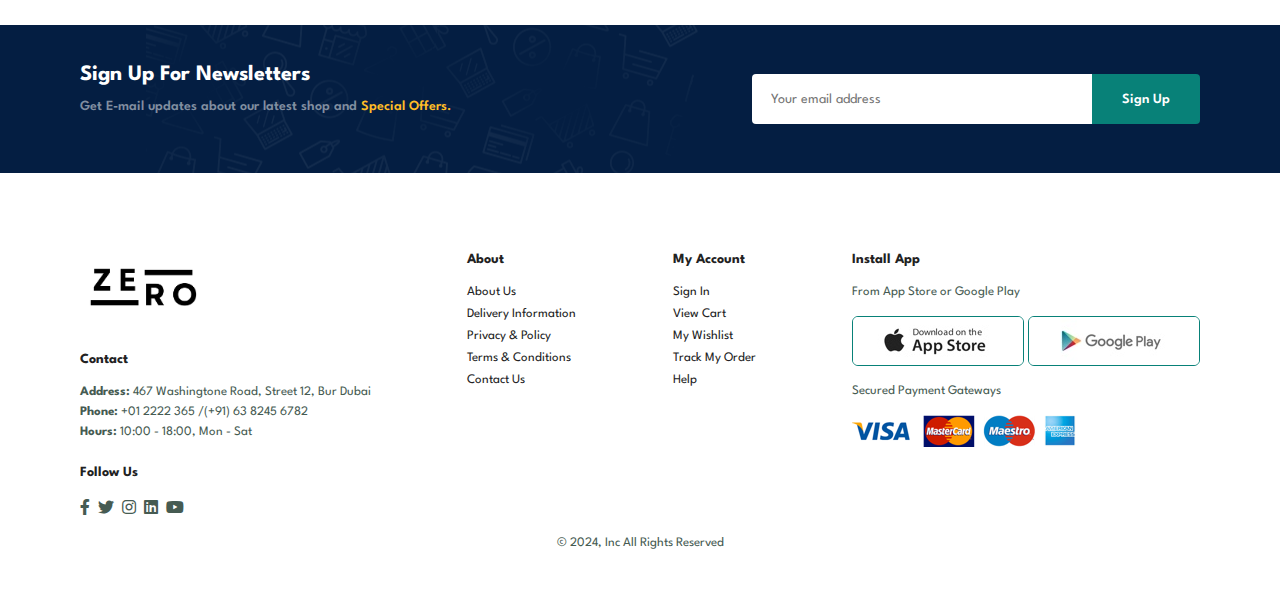
<file: contact.html>
<!DOCTYPE html>
<html lang="en">

    <head>
        <meta charset="UTF-8">
        <meta http-equiv="X-UA-Compatible" content="IE=edge">
        <meta name="viewport" content="width=device-width, initial-scale=1.0">
        <title>Ecommerce</title>

        <link rel="stylesheet" href="https://pro.fontawesome.com/releases/v5.10.0/css/all.css" />
        <link rel="icon" href="images/icon1.webp">
        <link rel="stylesheet" href="style.css">
    </head>

    <body>

        
        <section id="header">
            <a href="#"><img src="images/Logo2.png" class="logo" height="40px" width="100%"></a>
    
            <div>
                <ul id="navbar">
                        <li><a href="index.html">Home</a></li>
                        <li><a href="shop.html">Shop</a></li>
                        <li><a href="blog.html">Blog</a></li>
                        <li><a href="about.html">About</a></li>
                        <li><a class="active" href="contact.html">Contact</a></li>
                        <li id="lg-bag"><a href="cart.html"><i class="far fa-shopping-bag"></i></a></li>
    
                        <a href="#" id="close"><i class="far fa-times"></i></a>
                </ul>
            </div>

            <div id="mobile">
                <a href="cart.html"><i class="far fa-shopping-bag"></i></a>
                <i id="bar" class="fas fa-outdent"></i>
            </div>
            
        </section>
    
        <section id="page-header" class="about-header">
            <h2>#Let's_talk</h2>
            <p>LEAVE A MESSAGE. We love to hear from you</p>
        </section>

        <section id="contact-details" class="section-p1">
            <div class="details">
                <span>GET IN TOUCH</span>
                <h2>Visit one of our agency locations or contact us today</h2>
                <h3>Head Office</h3>
                <div>
                    <li>
                        <i class="fal fa-map"></i>
                        <p>56 Glassford Street Glasgow G1 1UL New York</p>
                    </li>
                    <li>
                        <i class="fal fa-envelope"></i>
                        <p>contact@example.com</p>
                    </li>
                    <li>
                        <i class="fal fa-phone-alt"></i>
                        <p>+234 5670 844 2109</p>
                    </li>
                    <li>
                        <i class="fal fa-clock"></i>
                        <p>Monday to Saturday: 9.00am to 16.pm</p>
                    </li>
                </div>
            </div>
            <div class="map">
                <iframe src="https://www.google.com/maps/embed?pb=!1m18!1m12!1m3!1d3955.771510163291!2d4.552127420067875!3d7.490461981651564!2m3!1f0!2f0!3f0!3m2!1i1024!2i768!4f13.1!3m3!1m2!1s0x10383709244c6427%3A0x930bcf60a44908e7!2sObafemi%20Awolowo%20university!5e0!3m2!1sen!2sng!4v1692571933686!5m2!1sen!2sng" width="600" height="450" style="border:0;" allowfullscreen="" loading="lazy" referrerpolicy="no-referrer-when-downgrade"></iframe>

            </div>
        </section>

        <section id="form-details">
            <form action="">
                <span>LEAVE A MESSAGE</span>
                <h2>We love to hear from you</h2>
                <input type="text" placeholder="Your Name">
                <input type="text" placeholder="E-mail">
                <input type="text" placeholder="Subject">
                <textarea name="" id="" cols="30" rows="10" placeholder="Your Message"></textarea>
                <button class="normal">Submit</button>
            </form>

            <div class="people">
                <div>
                    <img src="images/people/1.png" alt="">
                    <p><span>John Doe</span> Senior Marketing Manager <br> Phone: 000 123 000 77 88 <br> Email; contact@example.com</p>
                </div>
                <div>
                    <img src="images/people/2.png" alt="">
                    <p><span>William Smith</span> Senior Marketing Manager <br> Phone: 000 123 000 77 88 <br> Email; contact@example.com</p>
                </div>
                <div>
                    <img src="images/people/3.png" alt="">
                    <p><span>Emma Stone</span> Senior Marketing Manager <br> Phone: 000 123 000 77 88 <br> Email; contact@example.com</p>
                </div>

            </div>
        </section>

        <section id="newsletter" class="section-p1 section-m1">
            <div class="newstext">
                <h4>Sign Up For Newsletters</h4>
                <p>Get E-mail updates about our latest shop and <span>Special Offers.</span></p>
            </div>
            <div class="form">
                <input type="text" placeholder="Your email address">
                <button class="normal">Sign Up</button>
            </div>
        </section>
    
        <footer class="section-p1">
            <div class="col">
                <img class="logo" src="images/Logo1.png" alt="" height="70px">
                <h4>Contact</h4>
                <p><strong>Address:</strong> 467 Washingtone Road, Street 12, Bur Dubai</p>
                <p><strong>Phone:</strong> +01 2222 365 /(+91) 63 8245 6782</p>
                <p><strong>Hours:</strong> 10:00 - 18:00, Mon - Sat</p>
                <div class="follow">
                    <h4>Follow Us</h4>
                    <div class="icon">
                        <i class="fab fa-facebook-f"></i>
                        <i class="fab fa-twitter"></i>
                        <i class="fab fa-instagram"></i>
                        <i class="fab fa-linkedin"></i>
                        <i class="fab fa-youtube"></i>
                    </div>
                </div>
            </div>
    
            <div class="col">
                <h4>About</h4>
                <a href="#">About Us</a>
                <a href="#">Delivery Information</a>
                <a href="#">Privacy & Policy</a>
                <a href="#">Terms & Conditions</a>
                <a href="#">Contact Us</a>
            </div>
    
            <div class="col">
                <h4>My Account</h4>
                <a href="#">Sign In</a>
                <a href="#">View Cart</a>
                <a href="#">My  Wishlist</a>
                <a href="#">Track My Order</a>
                <a href="#">Help</a>
            </div>  
            <div class="col install">
                <h4>Install App</h4>
                <p>From App Store or Google Play</p>
                <div class="row">
                    <img src="images/pay/app.jpg" alt="">
                    <img src="images/pay/play.jpg" alt="">
                </div>
                <p>Secured  Payment Gateways</p>
                <img src="images/pay/pay.png" alt="">
            </div>
    
            <div class="copyright">
                <p> &copy; 2024, Inc All Rights Reserved</p>
            </div>
        </footer>
    

        <script src="script.js"></script>
    </body>

</html>
</file>
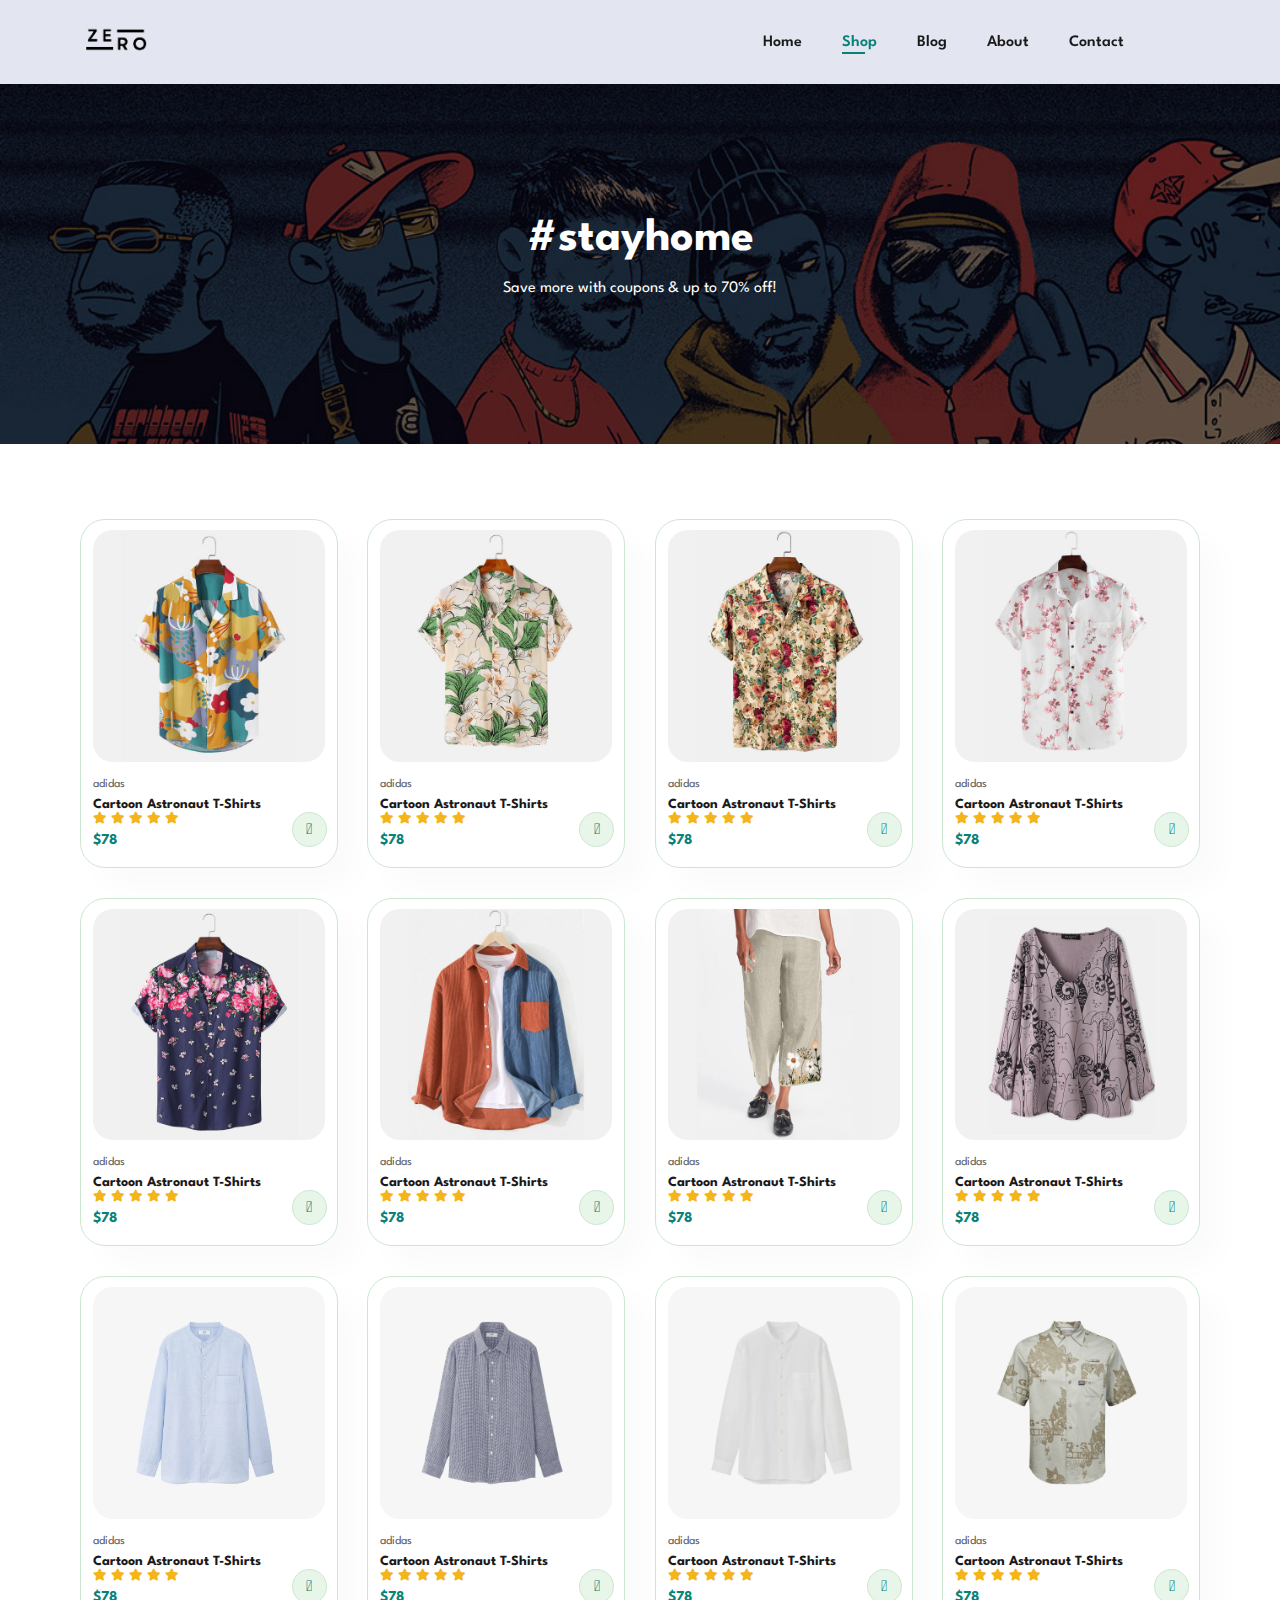
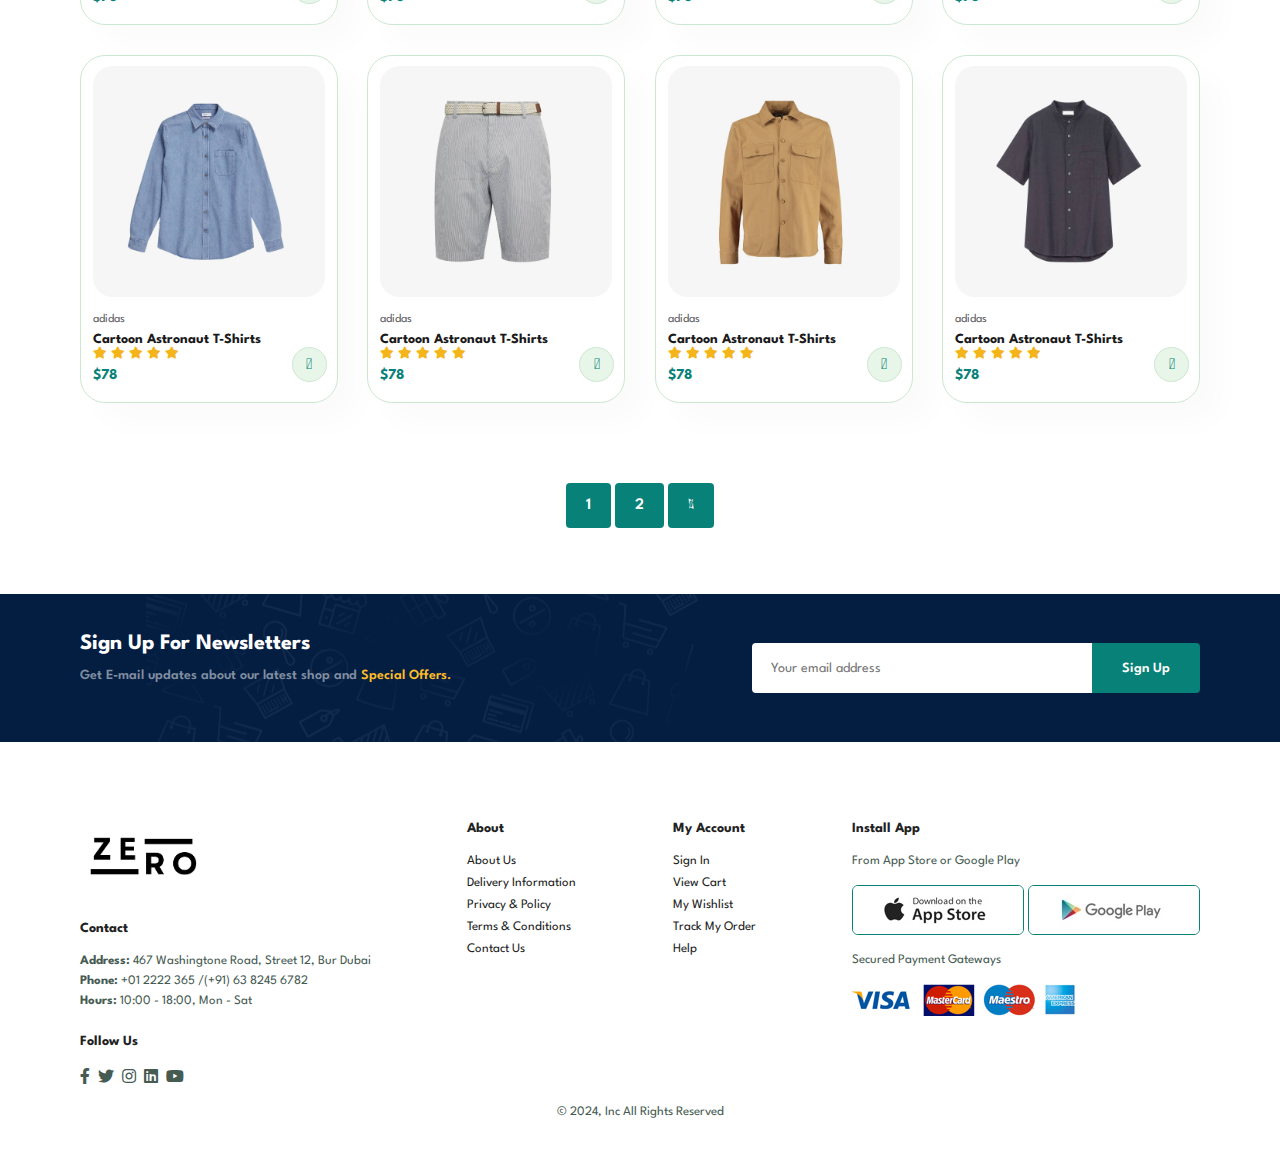
<file: shop.html>
<!DOCTYPE html>
<html lang="en">

<head>
    <meta charset="UTF-8">
    <meta http-equiv="X-UA-Compatible" content="IE=edge">
    <meta name="viewport" content="width=device-width, initial-scale=1.0">
    <title>Ecommerce</title>
    <link rel="stylesheet" href="https://pro.fontawesome.com/releases/v5.10.0/css/all.css" />
    <link rel="icon" href="images/icon1.webp">
    <link rel="stylesheet" href="style.css">
</head>

<body>

    <section id="header">
        <a href="#"><img src="images/Logo2.png" class="logo" height="40px" width="100%"></a>
        <div>
            <ul id="navbar">
                <li><a href="index.html">Home</a></li>
                <li><a class="active" href="shop.html">Shop</a></li>
                <li><a href="blog.html">Blog</a></li>
                <li><a href="about.html">About</a></li>
                <li><a href="contact.html">Contact</a></li>
                <li id="lg-bag"><a href="cart.html"><i class="far fa-shopping-bag"></i></a></li>
                <a href="#" id="close"><i class="far fa-times"></i></a>
            </ul>
        </div>
        <div id="mobile">
            <a href="cart.html"><i class="far fa-shopping-bag"></i></a>
            <i id="bar" class="fas fa-outdent"></i>
        </div>
    </section>

    <section id="page-header">
        <h2>#stayhome</h2>
        <p>Save more with coupons & up to 70% off!</p>
    </section>

    <section id="product1" class="section-p1">
        <div class="pro-container" onclick="window.location.href='sproduct.html';">
            <div class="pro" >
                <img src="images/products/f1.jpg" alt="">
                <div class="des">
                    <span>adidas</span>
                    <h5>Cartoon Astronaut T-Shirts</h5>
                    <div class="star">
                        <i class="fas fa-star"></i>
                        <i class="fas fa-star"></i>
                        <i class="fas fa-star"></i>
                        <i class="fas fa-star"></i>
                        <i class="fas fa-star"></i>
                    </div>
                    <h4>$78</h4>
                </div>
                <a href="#"><i class="fal fa-shopping-cart cart"></i></a>
            </div>
            <div class="pro">
                <img src="images/products/f2.jpg" alt="">
                <div class="des">
                    <span>adidas</span>
                    <h5>Cartoon Astronaut T-Shirts</h5>
                    <div class="star">
                        <i class="fas fa-star"></i>
                        <i class="fas fa-star"></i>
                        <i class="fas fa-star"></i>
                        <i class="fas fa-star"></i>
                        <i class="fas fa-star"></i>
                    </div>
                    <h4>$78</h4>
                </div>
                <a href="#"><i class="fal fa-shopping-cart cart"></i></a>
            </div>
            <div class="pro">
                <img src="images/products/f3.jpg" alt="">
                <div class="des">
                    <span>adidas</span>
                    <h5>Cartoon Astronaut T-Shirts</h5>
                    <div class="star">
                        <i class="fas fa-star"></i>
                        <i class="fas fa-star"></i>
                        <i class="fas fa-star"></i>
                        <i class="fas fa-star"></i>
                        <i class="fas fa-star"></i>
                    </div>
                    <h4>$78</h4>
                </div>
                <a href="#"><i class="fal fa-shopping-cart cart"></i></a>
            </div>
            <div class="pro">
                <img src="images/products/f4.jpg" alt="">
                <div class="des">
                    <span>adidas</span>
                    <h5>Cartoon Astronaut T-Shirts</h5>
                    <div class="star">
                        <i class="fas fa-star"></i>
                        <i class="fas fa-star"></i>
                        <i class="fas fa-star"></i>
                        <i class="fas fa-star"></i>
                        <i class="fas fa-star"></i>
                    </div>
                    <h4>$78</h4>
                </div>
                <a href="#"><i class="fal fa-shopping-cart cart"></i></a>
            </div>
            <div class="pro">
                <img src="images/products/f5.jpg" alt="">
                <div class="des">
                    <span>adidas</span>
                    <h5>Cartoon Astronaut T-Shirts</h5>
                    <div class="star">
                        <i class="fas fa-star"></i>
                        <i class="fas fa-star"></i>
                        <i class="fas fa-star"></i>
                        <i class="fas fa-star"></i>
                        <i class="fas fa-star"></i>
                    </div>
                    <h4>$78</h4>
                </div>
                <a href="#"><i class="fal fa-shopping-cart cart"></i></a>
            </div>
            <div class="pro">
                <img src="images/products/f6.jpg" alt="">
                <div class="des">
                    <span>adidas</span>
                    <h5>Cartoon Astronaut T-Shirts</h5>
                    <div class="star">
                        <i class="fas fa-star"></i>
                        <i class="fas fa-star"></i>
                        <i class="fas fa-star"></i>
                        <i class="fas fa-star"></i>
                        <i class="fas fa-star"></i>
                    </div>
                    <h4>$78</h4>
                </div>
                <a href="#"><i class="fal fa-shopping-cart cart"></i></a>
            </div>
            <div class="pro">
                <img src="images/products/f7.jpg" alt="">
                <div class="des">
                    <span>adidas</span>
                    <h5>Cartoon Astronaut T-Shirts</h5>
                    <div class="star">
                        <i class="fas fa-star"></i>
                        <i class="fas fa-star"></i>
                        <i class="fas fa-star"></i>
                        <i class="fas fa-star"></i>
                        <i class="fas fa-star"></i>
                    </div>
                    <h4>$78</h4>
                </div>
                <a href="#"><i class="fal fa-shopping-cart cart"></i></a>
            </div>
            <div class="pro">
                <img src="images/products/f8.jpg" alt="">
                <div class="des">
                    <span>adidas</span>
                    <h5>Cartoon Astronaut T-Shirts</h5>
                    <div class="star">
                        <i class="fas fa-star"></i>
                        <i class="fas fa-star"></i>
                        <i class="fas fa-star"></i>
                        <i class="fas fa-star"></i>
                        <i class="fas fa-star"></i>
                    </div>
                    <h4>$78</h4>
                </div>
                <a href="#"><i class="fal fa-shopping-cart cart"></i></a>
            </div>

            <div class="pro">
                <img src="images/products/n1.jpg" alt="">
                <div class="des">
                    <span>adidas</span>
                    <h5>Cartoon Astronaut T-Shirts</h5>
                    <div class="star">
                        <i class="fas fa-star"></i>
                        <i class="fas fa-star"></i>
                        <i class="fas fa-star"></i>
                        <i class="fas fa-star"></i>
                        <i class="fas fa-star"></i>
                    </div>
                    <h4>$78</h4>
                </div>
                <a href="#"><i class="fal fa-shopping-cart cart"></i></a>
            </div>
            <div class="pro">
                <img src="images/products/n2.jpg" alt="">
                <div class="des">
                    <span>adidas</span>
                    <h5>Cartoon Astronaut T-Shirts</h5>
                    <div class="star">
                        <i class="fas fa-star"></i>
                        <i class="fas fa-star"></i>
                        <i class="fas fa-star"></i>
                        <i class="fas fa-star"></i>
                        <i class="fas fa-star"></i>
                    </div>
                    <h4>$78</h4>
                </div>
                <a href="#"><i class="fal fa-shopping-cart cart"></i></a>
            </div>
            <div class="pro">
                <img src="images/products/n3.jpg" alt="">
                <div class="des">
                    <span>adidas</span>
                    <h5>Cartoon Astronaut T-Shirts</h5>
                    <div class="star">
                        <i class="fas fa-star"></i>
                        <i class="fas fa-star"></i>
                        <i class="fas fa-star"></i>
                        <i class="fas fa-star"></i>
                        <i class="fas fa-star"></i>
                    </div>
                    <h4>$78</h4>
                </div>
                <a href="#"><i class="fal fa-shopping-cart cart"></i></a>
            </div>
            <div class="pro">
                <img src="images/products/n4.jpg" alt="">
                <div class="des">
                    <span>adidas</span>
                    <h5>Cartoon Astronaut T-Shirts</h5>
                    <div class="star">
                        <i class="fas fa-star"></i>
                        <i class="fas fa-star"></i>
                        <i class="fas fa-star"></i>
                        <i class="fas fa-star"></i>
                        <i class="fas fa-star"></i>
                    </div>
                    <h4>$78</h4>
                </div>
                <a href="#"><i class="fal fa-shopping-cart cart"></i></a>
            </div>
            <div class="pro">
                <img src="images/products/n5.jpg" alt="">
                <div class="des">
                    <span>adidas</span>
                    <h5>Cartoon Astronaut T-Shirts</h5>
                    <div class="star">
                        <i class="fas fa-star"></i>
                        <i class="fas fa-star"></i>
                        <i class="fas fa-star"></i>
                        <i class="fas fa-star"></i>
                        <i class="fas fa-star"></i>
                    </div>
                    <h4>$78</h4>
                </div>
                <a href="#"><i class="fal fa-shopping-cart cart"></i></a>
            </div>
            <div class="pro">
                <img src="images/products/n6.jpg" alt="">
                <div class="des">
                    <span>adidas</span>
                    <h5>Cartoon Astronaut T-Shirts</h5>
                    <div class="star">
                        <i class="fas fa-star"></i>
                        <i class="fas fa-star"></i>
                        <i class="fas fa-star"></i>
                        <i class="fas fa-star"></i>
                        <i class="fas fa-star"></i>
                    </div>
                    <h4>$78</h4>
                </div>
                <a href="#"><i class="fal fa-shopping-cart cart"></i></a>
            </div>
            <div class="pro">
                <img src="images/products/n7.jpg" alt="">
                <div class="des">
                    <span>adidas</span>
                    <h5>Cartoon Astronaut T-Shirts</h5>
                    <div class="star">
                        <i class="fas fa-star"></i>
                        <i class="fas fa-star"></i>
                        <i class="fas fa-star"></i>
                        <i class="fas fa-star"></i>
                        <i class="fas fa-star"></i>
                    </div>
                    <h4>$78</h4>
                </div>
                <a href="#"><i class="fal fa-shopping-cart cart"></i></a>
            </div>
            <div class="pro">
                <img src="images/products/n8.jpg" alt="">
                <div class="des">
                    <span>adidas</span>
                    <h5>Cartoon Astronaut T-Shirts</h5>
                    <div class="star">
                        <i class="fas fa-star"></i>
                        <i class="fas fa-star"></i>
                        <i class="fas fa-star"></i>
                        <i class="fas fa-star"></i>
                        <i class="fas fa-star"></i>
                    </div>
                    <h4>$78</h4>
                </div>
                <a href="#"><i class="fal fa-shopping-cart cart"></i></a>
            </div>
        </div>
    </section>

    <section id="pagination" class="section-p1">
        <a href="shop.html">1</a>
        <a href="sproduct.html">2</a>
        <a href="blog.html"><i class="fal fa-long-arrow-alt-right"></i></a>
    </section>

    <section id="newsletter" class="section-p1 section-m1">
        <div class="newstext">
            <h4>Sign Up For Newsletters</h4>
            <p>Get E-mail updates about our latest shop and <span>Special Offers.</span></p>
        </div>
        <div class="form">
            <input type="text" placeholder="Your email address">
            <button class="normal">Sign Up</button>
        </div>
    </section>

    <footer class="section-p1">
        <div class="col">
            <img class="logo" src="images/Logo1.png" alt="" height="70px">
            <h4>Contact</h4>
            <p><strong>Address:</strong> 467 Washingtone Road, Street 12, Bur Dubai</p>
            <p><strong>Phone:</strong> +01 2222 365 /(+91) 63 8245 6782</p>
            <p><strong>Hours:</strong> 10:00 - 18:00, Mon - Sat</p>
            <div class="follow">
                <h4>Follow Us</h4>
                <div class="icon">
                    <i class="fab fa-facebook-f"></i>
                    <i class="fab fa-twitter"></i>
                    <i class="fab fa-instagram"></i>
                    <i class="fab fa-linkedin"></i>
                    <i class="fab fa-youtube"></i>
                </div>
            </div>
        </div>

        <div class="col">
            <h4>About</h4>
            <a href="#">About Us</a>
            <a href="#">Delivery Information</a>
            <a href="#">Privacy & Policy</a>
            <a href="#">Terms & Conditions</a>
            <a href="#">Contact Us</a>
        </div>

        <div class="col">
            <h4>My Account</h4>
            <a href="#">Sign In</a>
            <a href="#">View Cart</a>
            <a href="#">My  Wishlist</a>
            <a href="#">Track My Order</a>
            <a href="#">Help</a>
        </div>  
        <div class="col install">
            <h4>Install App</h4>
            <p>From App Store or Google Play</p>
            <div class="row">
                <img src="images/pay/app.jpg" alt="">
                <img src="images/pay/play.jpg" alt="">
            </div>
            <p>Secured  Payment Gateways</p>
            <img src="images/pay/pay.png" alt="">
        </div>

        <div class="copyright">
            <p> &copy; 2024, Inc All Rights Reserved </p>
        </div>
    </footer>

    <script src="script.js"></script>
</body>

</html>
</file>
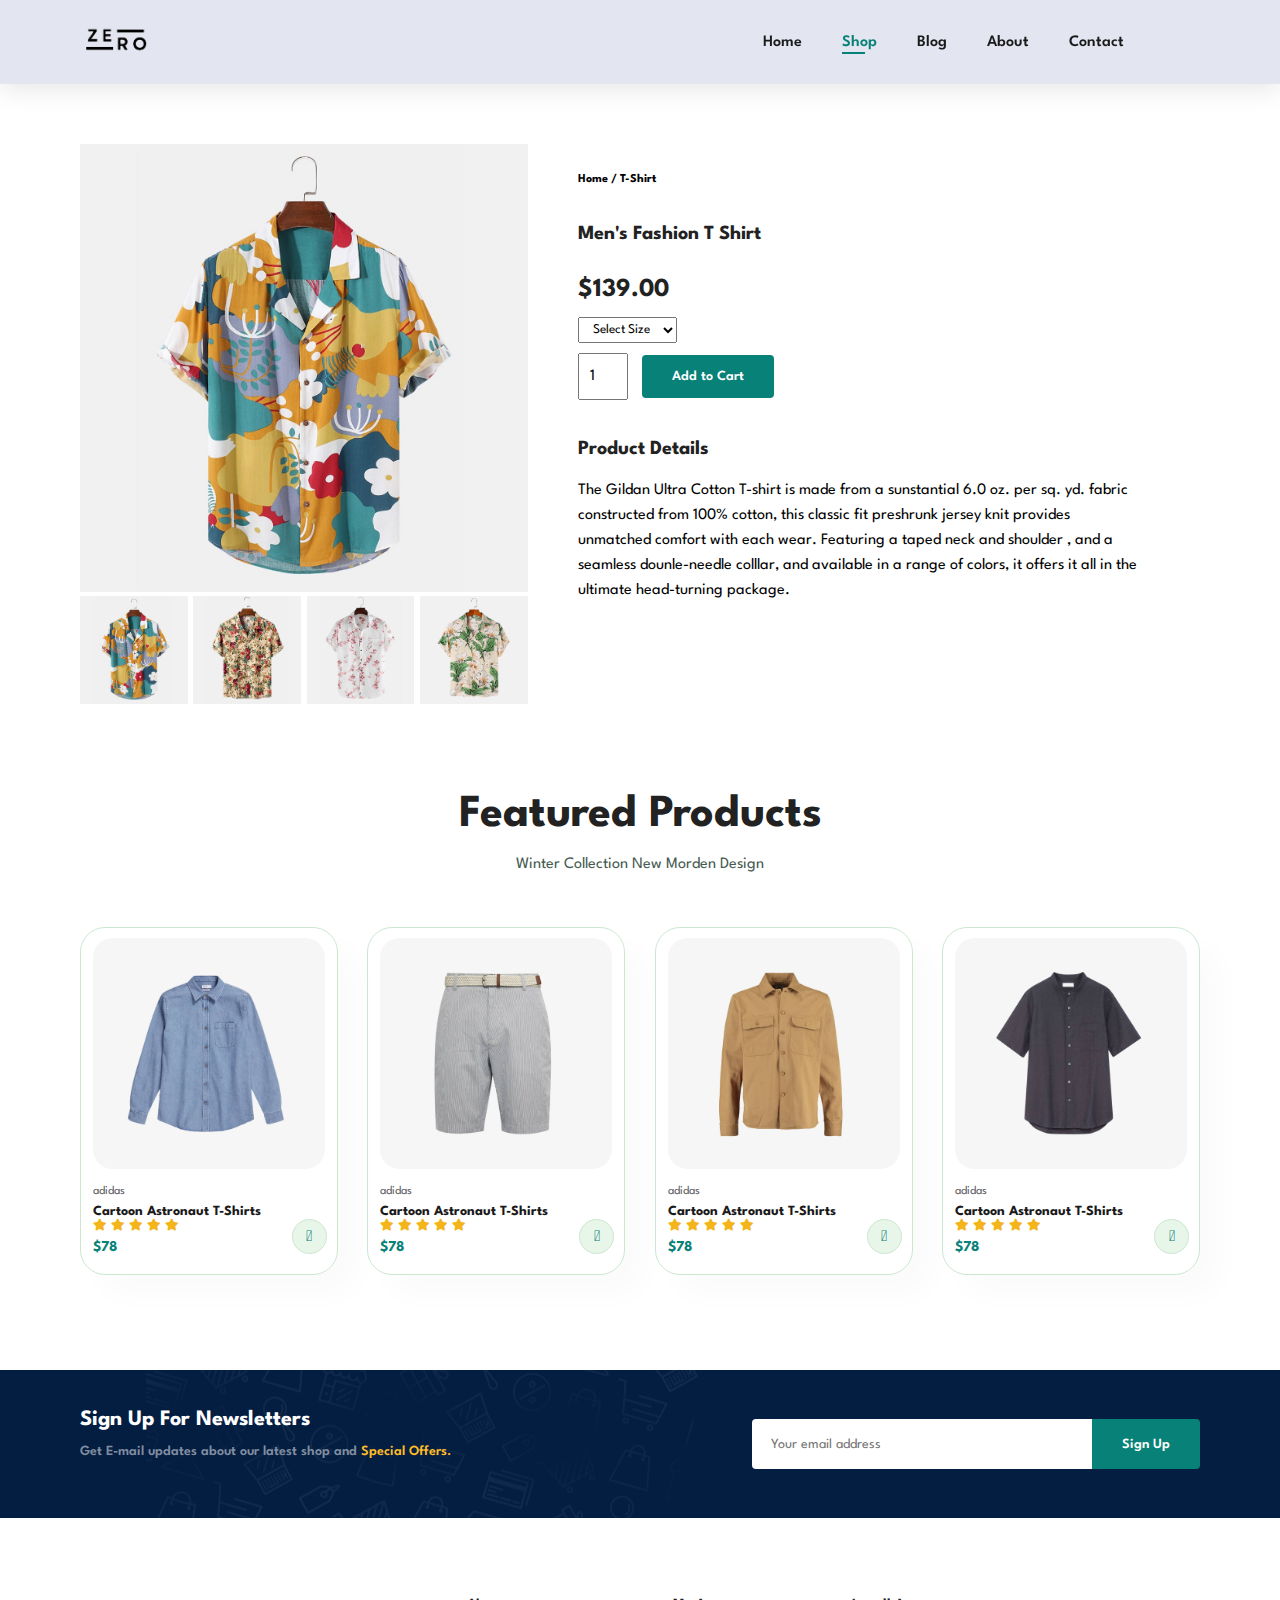
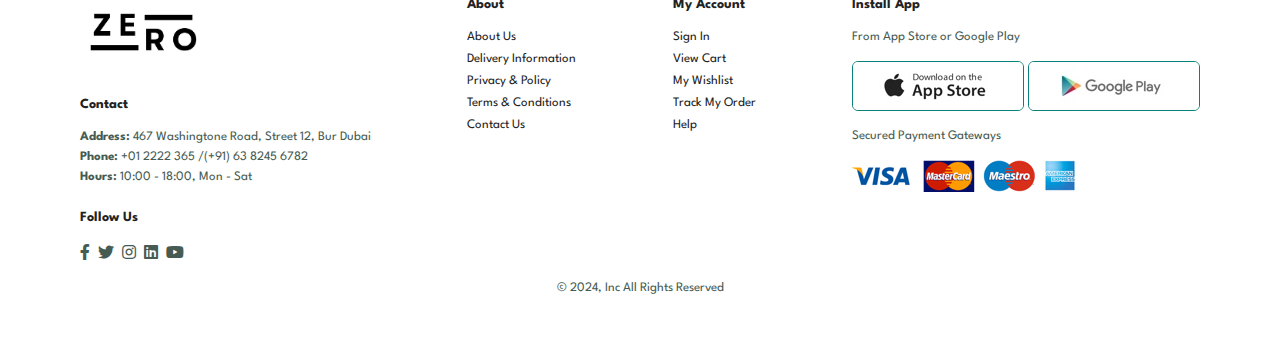
<file: sproduct.html>
<!DOCTYPE html>
<html lang="en">

<head>
    <meta charset="UTF-8">
    <meta http-equiv="X-UA-Compatible" content="IE=edge">
    <meta name="viewport" content="width=device-width, initial-scale=1.0">
    <title>Ecommerce</title>
    <link rel="stylesheet" href="https://pro.fontawesome.com/releases/v5.10.0/css/all.css" />
    <link rel="icon" href="images/icon1.webp">
    <link rel="stylesheet" href="style.css">
</head>

<body>

    <section id="header">
        <a href="#"><img src="images/Logo2.png" class="logo" height="40px" width="100%"></a>
        <div>
            <ul id="navbar">
                <li><a href="index.html">Home</a></li>
                <li><a class="active" href="shop.html">Shop</a></li>
                <li><a href="blog.html">Blog</a></li>
                <li><a href="about.html">About</a></li>
                <li><a href="contact.html">Contact</a></li>
                <li id="lg-bag"><a href="cart.html"><i class="far fa-shopping-bag"></i></a></li>
                <a href="#" id="close"><i class="far fa-times"></i></a>
            </ul>
        </div>
        <div id="mobile">
            <a href="cart.html"><i class="far fa-shopping-bag"></i></a>
            <i id="bar" class="fas fa-outdent"></i>
        </div>
    </section>

    <section id="prodetails" class="section-p1">
        <div class="single-pro-image">
            <img src="images/products/f1.jpg" width="100%" id="MainImg">

            <div class="small-img-group">
                <div class="small-img-col">
                    <img src="images/products/f1.jpg" width="100%" class="small-img">
                </div>
                <div class="small-img-col">
                    <img src="images/products/f3.jpg" width="100%" class="small-img">
                </div>
                <div class="small-img-col">
                    <img src="images/products/f4.jpg" width="100%" class="small-img">
                </div>
                <div class="small-img-col">
                    <img src="images/products/f2.jpg" width="100%" class="small-img">
                </div>
            </div>
        </div>

        <div class="single-pro-details">
            <h6>Home / T-Shirt</h6>
            <h4>Men's Fashion T Shirt</h4>
            <h2>$139.00</h2>
            <select>
                <option>Select Size</option>
                <option>XL</option>
                <option>XXL</option>
                <option>SMALL</option>
                <option>LARGE</option>
            </select>
            <input type="number" value="1">
            <button class="normal">Add to Cart</button>
            <h4>Product Details</h4>
            <span>The Gildan Ultra Cotton T-shirt is made from a sunstantial 6.0 oz. per sq. yd. fabric constructed from 100% cotton, this classic fit preshrunk jersey knit provides unmatched comfort with each wear. Featuring a taped neck and shoulder , and a seamless dounle-needle colllar, and available in a range of colors, it offers it all in the ultimate head-turning package.</span>

        </div>
    </section>

    <section id="product1" class="section-p1">
        <h2>Featured Products</h2>
        <p>Winter Collection New Morden Design</p>
        <div class="pro-container">
            <div class="pro">
                <img src="images/products/n5.jpg" alt="">
                <div class="des">
                    <span>adidas</span>
                    <h5>Cartoon Astronaut T-Shirts</h5>
                    <div class="star">
                        <i class="fas fa-star"></i>
                        <i class="fas fa-star"></i>
                        <i class="fas fa-star"></i>
                        <i class="fas fa-star"></i>
                        <i class="fas fa-star"></i>
                    </div>
                    <h4>$78</h4>
                </div>
                <a href="#"><i class="fal fa-shopping-cart cart"></i></a>
            </div>
            <div class="pro">
                <img src="images/products/n6.jpg" alt="">
                <div class="des">
                    <span>adidas</span>
                    <h5>Cartoon Astronaut T-Shirts</h5>
                    <div class="star">
                        <i class="fas fa-star"></i>
                        <i class="fas fa-star"></i>
                        <i class="fas fa-star"></i>
                        <i class="fas fa-star"></i>
                        <i class="fas fa-star"></i>
                    </div>
                    <h4>$78</h4>
                </div>
                <a href="#"><i class="fal fa-shopping-cart cart"></i></a>
            </div>
            <div class="pro">
                <img src="images/products/n7.jpg" alt="">
                <div class="des">
                    <span>adidas</span>
                    <h5>Cartoon Astronaut T-Shirts</h5>
                    <div class="star">
                        <i class="fas fa-star"></i>
                        <i class="fas fa-star"></i>
                        <i class="fas fa-star"></i>
                        <i class="fas fa-star"></i>
                        <i class="fas fa-star"></i>
                    </div>
                    <h4>$78</h4>
                </div>
                <a href="#"><i class="fal fa-shopping-cart cart"></i></a>
            </div>
            <div class="pro">
                <img src="images/products/n8.jpg" alt="">
                <div class="des">
                    <span>adidas</span>
                    <h5>Cartoon Astronaut T-Shirts</h5>
                    <div class="star">
                        <i class="fas fa-star"></i>
                        <i class="fas fa-star"></i>
                        <i class="fas fa-star"></i>
                        <i class="fas fa-star"></i>
                        <i class="fas fa-star"></i>
                    </div>
                    <h4>$78</h4>
                </div>
                <a href="#"><i class="fal fa-shopping-cart cart"></i></a>
            </div>
    </section>
    

    <section id="newsletter" class="section-p1 section-m1">
        <div class="newstext">
            <h4>Sign Up For Newsletters</h4>
            <p>Get E-mail updates about our latest shop and <span>Special Offers.</span></p>
        </div>
        <div class="form">
            <input type="text" placeholder="Your email address">
            <button class="normal">Sign Up</button>
        </div>
    </section>

    <footer class="section-p1">
        <div class="col">
            <img class="logo" src="images/Logo1.png" alt="" height="70px">
            <h4>Contact</h4>
            <p><strong>Address:</strong> 467 Washingtone Road, Street 12, Bur Dubai</p>
            <p><strong>Phone:</strong> +01 2222 365 /(+91) 63 8245 6782</p>
            <p><strong>Hours:</strong> 10:00 - 18:00, Mon - Sat</p>
            <div class="follow">
                <h4>Follow Us</h4>
                <div class="icon">
                    <i class="fab fa-facebook-f"></i>
                    <i class="fab fa-twitter"></i>
                    <i class="fab fa-instagram"></i>
                    <i class="fab fa-linkedin"></i>
                    <i class="fab fa-youtube"></i>
                </div>
            </div>
        </div>

        <div class="col">
            <h4>About</h4>
            <a href="#">About Us</a>
            <a href="#">Delivery Information</a>
            <a href="#">Privacy & Policy</a>
            <a href="#">Terms & Conditions</a>
            <a href="#">Contact Us</a>
        </div>

        <div class="col">
            <h4>My Account</h4>
            <a href="#">Sign In</a>
            <a href="#">View Cart</a>
            <a href="#">My  Wishlist</a>
            <a href="#">Track My Order</a>
            <a href="#">Help</a>
        </div>  
        <div class="col install">
            <h4>Install App</h4>
            <p>From App Store or Google Play</p>
            <div class="row">
                <img src="images/pay/app.jpg" alt="">
                <img src="images/pay/play.jpg" alt="">
            </div>
            <p>Secured  Payment Gateways</p>
            <img src="images/pay/pay.png" alt="">
        </div>

        <div class="copyright">
            <p> &copy; 2024, Inc All Rights Reserved </p>
        </div>
    </footer>

    <script>
        var MainImg = document.getElementById("MainImg");
        var smallimg = document.getElementsByClassName("small-img");

        smallimg[0].onclick = function(){
            MainImg.src = smallimg[0].src;
        }

        smallimg[1].onclick = function(){
            MainImg.src = smallimg[1].src;
        }

        smallimg[2].onclick = function(){
            MainImg.src = smallimg[2].src;
        }

        smallimg[3].onclick = function(){
            MainImg.src = smallimg[3].src;
        }
    </script>

    <script src="script.js"></script>
</body>

</html>
</file>
<file: style.css>
@import url("https://fonts.googleapis.com/css2?family=Spartan:wght@100;200;300;400;500;600;700;800;900&display=swap");
* {
  margin: 0;
  padding: 0;
  box-sizing: border-box;
  font-family: "Spartan", sans-serif;
}

html {
  scroll-behavior: smooth;
}

/* Global Styles */

h1 {
  font-size: 50px;
  line-height: 64px;
  color: #222;
}

h2 {
  font-size: 46px;
  line-height: 54px;
  color: #222;
}

h4 {
  font-size: 20px;
  color: #222;
}

h6 {
  font-weight: 700;
  font-size: 12px;
}

p {
  font-size: 16px;
  color: #465b52;
  margin: 15px 0 20px 0;
}

.section-p1 {
  padding: 40px 80px;
}

.section-m1 {
  margin: 40px 0;
}

button.normal{
  font-size: 14px;
  font-weight: 600;
  padding: 15px 30px;
  color: #000;
  background-color: #fff;
  border-radius: 4px;
  cursor: pointer;
  border: none;
  outline: none;
  transition: 0.2s;
}

button.white{
  font-size: 13px;
  font-weight: 600;
  padding: 11px 18px;
  color: #fff;
  background-color: transparent;
  cursor: pointer;
  border: 1px solid #fff;
  outline: none;
  transition: 0.2s;
}

body {
  width: 100%;
}

/* Header Start */

#header{
  display: flex;
  align-items: center;
  justify-content: space-between;
  padding: 20px 80px;
  background-color: #e3e6f1;
  box-shadow: 0 5px 25px rgba(0, 0, 0, 0.1);
  z-index: 999;
  position: sticky;
  top: 0;
  left: 0;
}

#navbar{
  display: flex;
  align-items: center;
  justify-content: center;
}

#navbar li{
  list-style: none;
  padding: 0 20px;
  position: relative;
}

#navbar li a{
  text-decoration: none;
  font-size: 16px;
  font-weight: 600;
  color: #1a1a1a;
  transition: 0.3s ease;
}


#navbar li a.active,
#navbar li a:hover{
  color: #088178;
}

#navbar li a.active::after,
#navbar li a:hover::after{
  content: "";
  width: 30%;
  height: 2px;
  background: #088178;
  position: absolute;
  bottom: -4px;
  left: 20px;
}

#mobile{
  display: none;
  align-items: center;
}

#close{
  display: none;
}

/* Home Page */
#hero{
  background-image: url("images/hero4.png");
  height: 90vh;
  width: 100%;
  background-size: cover;
  background-position: top 25% right 0;
  padding: 0 80px;
  display: flex;
  flex-direction: column;
  align-items: flex-start;
  justify-content: center;
}

#hero h4{
  padding-bottom: 15px;
}

#hero h1{
  color: #088178;
}

#hero button{
  background-image: url("images/button.png");
  background-color: transparent;
  color: #088178;
  border: 0;
  padding: 14px 80px 14px 65px;
  background-repeat: no-repeat;
  cursor: pointer;
  font-weight: 700;
  font-size: 15px;
}

/* Features Section */
#feature{
  display: flex;
  align-items: center;
  justify-content: space-between;
  flex-wrap: wrap;
}

#feature .fe-box{
  width: 180px;
  text-align: center;
  padding: 25px 15px;
  box-shadow: 20px 20px 34px rgba(0, 0, 0, 0.03);
  border: 1px solid #cce7d0;
  border-radius: 4px;
  margin: 15px 0;
  cursor: pointer;
}

#feature .fe-box:hover{
  box-shadow: 10px 10px 54px rgba(70, 62, 221, 0.1);
}

#feature .fe-box img{
  width: 100%;
  margin-bottom: 10px;
}

#feature .fe-box h6{
  display: inline-block;
  padding: 9px 8px 6px 8px;
  line-height: 1;
  border-radius: 4px;
  color: #088178;
  background-color: #fddde4;
}

#feature .fe-box:nth-child(2) h6{
  background-color: #cdebbc;
}

#feature .fe-box:nth-child(3) h6{
  background-color: #d1e8f2;
}

#feature .fe-box:nth-child(4) h6{
  background-color: #cdd4f8;
}

#feature .fe-box:nth-child(5) h6{
  background-color: #f6dbf6;
}
#feature .fe-box:nth-child(6) h6{
  background-color: #fff2e5;
}

/* Featured Products */
#product1{
  text-align: center;
}

#product1 .pro{
  width: 23%;
  min-width: 250px;
  padding: 10px 12px;
  border: 1px solid #cce7d0;
  border-radius: 25px;
  cursor: pointer;
  box-shadow: 20px 20px 30px rgba(0, 0, 0, 0.02);
  margin: 15px 0;
  transition: 0.2s ease;
  position: relative;
}

#product1 .pro-container{
  display: flex;
  justify-content: space-between;
  padding-top: 20px;
  flex-wrap: wrap;
}

#product1 .pro:hover{
  box-shadow: 20px 20px 30px rgba(0, 0, 0, 0.06);
}

#product1 .pro img{
  width: 100%;
  border-radius: 20px;
}

#product1 .pro .des{
  text-align: start;
  padding: 10px 0;
}

#product1 .pro .des span{
  color: #606063;
  font-size: 12px;
}

#product1 .pro .des h5{
  padding-top: 7px;
  color: #1a1a1a;
  font-size: 14px;
}

#product1 .pro .des i{
  font-size: 12px;
  color: rgb(243, 181, 25);
}

#product1 .pro .des h4{
  padding-top: 7px;
  font-size: 15px;
  font-weight: 700;
  color: #088178;
}

#product1 .pro .cart{
  width: 35px;
  height: 35px;
  line-height: 35px;
  border-radius: 50px;
  background-color: #e8f6ea;
  font-weight: 500;
  color: #088178;
  border: 1px solid #cce7d0;
  position: absolute;
  bottom: 20px;
  right: 10px;
}

/* Banner Section */
#banner{
  display: flex;
  flex-direction: column;
  justify-content: center;
  align-items: center;
  text-align: center;
  background-image: url("images/banner/b2.jpg");
  width: 100%;
  height: 40vh;
  background-size: cover;
  background-position: center;
}

#banner h4{
  color: #fff;
  font-size: 16px;
}

#banner h2{
  color: #fff;
  font-size: 30px;
  padding: 10px 0;
}

#banner h2 span{
  color: #ef3636;
}

#banner button:hover{
  background-color: #088178;
  color: #fff;
}

/* Small Banner Section */

#sm-banner{
  display: flex;
  justify-content: space-between;
  flex-wrap: wrap;
}

#sm-banner .banner-box{
  display: flex;
  flex-direction: column;
  justify-content: center;
  align-items: flex-start;
  background-image: url("images/banner/b17.jpg");
  min-width: 580px;
  height: 50vh;
  background-size: cover;
  background-position: center;
  padding: 30px;
}

#sm-banner .banner-box2{
  background-image: url("images/banner/b10.jpg");
}

#sm-banner h4{
  color: #fff;
  font-size: 20px;
  font-weight: 300;
}

#sm-banner h2{
  color: #fff;
  font-size: 28px;
  font-weight: 800;
}

#sm-banner span{
  color: #fff;
  font-size: 14px;
  font-weight: 500;
  padding-bottom: 15px;
}

#sm-banner .banner-box:hover button{
  background-color: #088178;
  border: 1px solid #088178;
}

/* Banner3 Section */

#banner3{
  display: flex;
  justify-content: space-between;
  flex-wrap: wrap;
  padding: 0 80px;
}

#banner3 .banner-box{
  display: flex;
  flex-direction: column;
  justify-content: center;
  align-items: flex-start;
  background-image: url("images/banner/b7.jpg");
  min-width: 30%;
  height: 30vh;
  background-size: cover;
  background-position: center;
  padding: 20px;
  margin-bottom: 20px;
}

#banner3 .banner-box2{
  background-image: url("images/banner/b4.jpg");
}


#banner3 .banner-box3{
  background-image: url("images/banner/b18.jpg");
}

#banner3 h2{
  color: #fff;
  font-weight: 900;
  font-size: 22px;
}

#banner3 h3{
  color: #ec544e;
  font-weight: 800;
  font-size: 15px;
}

/* Sign Up Section */

#newsletter{
  display: flex;
  justify-content: space-between;
  flex-wrap: wrap;
  align-items: center;
  background-image: url("images/banner/b14.png");
  background-repeat: no-repeat;
  background-position: 20% 30%;
  background-color: #041e42;
}

#newsletter h4{
  font-size: 22px;
  font-weight: 700;
  color: #fff;
}

#newsletter p{
  font-size: 14px;
  font-weight: 600;
  color: #818ea0;
}

#newsletter p span{
  color: #ffbd27;
}

#newsletter .form{
  display: flex;
  width: 40%;
}

#newsletter input{
  height: 3.125rem;
  padding: 0 1.25em;
  font-size: 14px;
  width: 100%;
  border: 1px solid transparent;
  border-radius: 4px;
  outline: none;
  border-top-right-radius: 0;
  border-bottom-right-radius: 0;
}

#newsletter button{
  background-color: #088178;
  color: #fff;
  white-space: nowrap;
  border-top-left-radius: 0;
  border-bottom-left-radius: 0;
}

/* Footer Section */

footer{
  display: flex;
  flex-wrap: wrap;
  justify-content: space-between;
}

footer .col{
  display: flex;
  flex-direction: column;
  align-items: flex-start;
  margin-bottom: 20px;
}

footer .logo{
  margin-bottom: 30px;
}

footer h4{
  font-size: 14px;
  padding-bottom: 20px;
}

footer p{
  font-size: 13px;
  margin: 0 0 8px 0;
}

footer a{
  font-size: 13px;
  text-decoration: none;
  color: #222;
  margin-bottom: 10px;
}

footer .follow{
  margin-top: 20px;
}

footer .follow i{
  color: #465b52;
  padding-right: 4px;
  cursor: pointer;
}

footer .install .row img{
  border: 1px solid #088178;
  border-radius: 6px;
}

footer .install img{
  margin: 10px 0 15px 0;
}

footer .follow i:hover,
footer a:hover
{
  color: #088178;
}

footer .copyright{
  width: 100%;
  text-align: center;
}

/* Shop Page */
#page-header{
  background-image: url("images/banner/b1.jpg");
  width: 100%;
  height: 40vh;
  background-size: cover;
  display: flex;
  justify-content: center;
  text-align: center;
  flex-direction: column;
  padding: 14px;
}

#page-header h2,
#page-header p{
  color: #fff;
}

/* Pagination */

#pagination{
  text-align: center;
}

#pagination a{
  text-decoration: none;
  background-color: #088178;
  color: #fff;
  padding: 15px 20px;
  border-radius: 4px;
  font-weight: 600;
}

#pagination a i{
  font-size: 16px;
  font-weight: 600;
}

/* Single Product */

#prodetails{
  display: flex;
  margin-top: 20px;
}

#prodetails .single-pro-image{
  width: 40%;
  margin-right: 50px;
}

.small-img-group{
  display: flex;
  justify-content: space-between;
}

.small-img-col{
  flex-basis: 24%;
  cursor: pointer;
}

#prodetails .single-pro-details{
  width: 50%;
  padding-top: 30px;
}

#prodetails .single-pro-details h4{
  padding: 40px 0 20px 0;
}

#prodetails .single-pro-details h2{
  font-size: 26px;
}

#prodetails .single-pro-details select{
  display: block;
  padding: 5px 10px;
  margin-bottom: 10px;
}

#prodetails .single-pro-details select:focus{
  outline: none;
}

#prodetails .single-pro-details input{
  width: 50px;
  height: 47px;
  padding-left: 10px;
  font-size: 16px;
  margin-right: 10px;
}

#prodetails .single-pro-details input:focus{
  outline: none;
}

#prodetails .single-pro-details button{
  background-color: #088178;
  color: #fff;
}

#prodetails .single-pro-details span{
  line-height: 25px;
}

/* Blog Page */

#page-header.blog-header{
  background-image: url("images/banner/b19.jpg");
}

#blog{
  padding: 150px 150px 0 150px;
}

#blog .blog-box{
  display: flex;
  align-items: center;
  width: 100%;
  position: relative;
  padding-bottom: 90px;
}

#blog .blog-img{
  width: 50%;
  margin-right: 40px;
}

#blog img{
  width: 100%;
  height: 300px;
  object-fit: cover;
}

#blog .blog-details{
  width: 50%;
}


#blog .blog-details a{
  text-decoration: none;
  font-size: 11px;
  color: #000;
  font-weight: 700;
  position: relative;
  transition: 0.3s;
}

#blog .blog-details a::after{
  content: "";
  width: 50px;
  height: 1px;
  background-color: #000;
  position: absolute;
  top: 4px;
  right: -60px;
}


#blog .blog-details a:hover{
  color: #088178;
}

#blog .blog-details a:hover::after{
  background-color: #088178;
}

#blog .blog-box h1{
  position: absolute;
  top: -40px;
  left: 0;
  font-size: 70px;
  font-weight: 700;
  color: #c9cbce;
  z-index: -9;
}

/* About Page */
#page-header.about-header{
  background-image: url("images/about/banner.png");
}

#about-head {
  display: flex;
  align-items: center;
}

#about-head img{
  width: 50%;
  height: auto;
}

#about-head div{
  padding-left: 40px;
}

#about-app{
  text-align: center;
}

#about-app .video{
  width: 70%;
  height: 100%;
  margin: 30px auto 0 auto;
}

#about-app .video video{
  width: 100%;
  height: 100%;
  border-radius: 20px;
}

/* Contact Page */
#contact-details {
  display: flex;
  justify-content: space-between;
  align-items: center;
}

#contact-details .details {
  width: 40%;
}


#contact-details .details span,
#form-details form span {
  font-size: 12px;
}

#contact-details .details h2,
#form-details form h2 {
  font-size: 26px;
  line-height: 35px;
  padding: 20px 0;    
}

#contact-details .details h3 {
  font-size: 16px;
  padding-bottom: 15px;
}

#contact-details .details li {
  list-style: none;
  display: flex;
  padding: 10px 0px;
}

#contact-details .details li i {
  font-size: 14px;
  padding-right: 22px;
}


#contact-details .details li p {
  margin: 0;
  font-size: 14px;
}

#contact-details .map  {
  width: 55%;
  height: 400px;
}

#contact-details .map iframe {
  width: 100%;
  height: 100%;
}

#form-details {
  display: flex;
  justify-content: space-between;
  margin: 30px;
  padding: 80px;
  border: 1px solid #e1e1e1;
}

#form-details form {
  width: 65%;
  display: flex;
  flex-direction: column;
  align-items: flex-start;
}

#form-details form input,
#form-details form textarea {
width: 100%;
padding: 12px 15px;
outline: none;
margin-bottom: 20px;
border: 1px solid #e1e1e1;
}

#form-details form button {
  background-color: #088178;
  color: #fff;
}

#form-details .people div {
  padding-bottom: 25px;
  display: flex;
  align-items: flex-start;
}

#form-details .people div img {
  width: 65px;
  height: 65px;
  object-fit: cover;
  margin-right: 15px;
}

#form-details .people div p {
  margin: 0;
  font-size: 13px;
  line-height: 25px;
}

#form-details .people div p span {
  display: block;
  font-size: 16px;
  font-weight: 600;
  color: #000;
}

/* Cart Page */

#cart {
  overflow-x: auto;
}

#cart table {
  width: 100%;
  border-collapse: collapse;
  table-layout: fixed;
  white-space: nowrap;
}

#cart table img {
  width: 70px;
}


#cart table td:nth-child(1) {
    width: 100px;
    text-align: center;
}

#cart table td:nth-child(2){
  width: 150px;
  text-align: center;
}

#cart table td:nth-child(3){
  width: 250px;
  text-align: center;
}

#cart table td:nth-child(4),
#cart table td:nth-child(5),
#cart table td:nth-child(6){
  width: 150px;
  text-align: center;
}

#cart table td:nth-child(5) input {
  width: 70px;
  padding: 10px 5px 10px 15px;
}

#cart table thead {
  border: 1px solid #e2e9e1;
  border-left: none;
  border-right: none;
}

#cart table thead td {
  font-weight: 700;
  text-transform: uppercase;
  font-size: 13px;
  padding: 18px 0;
}

#cart table tbody tr td {
  padding-top: 15px;
}

#cart table tbody td {
  font-size: 13px;
}

#cart-add {
  display: flex;
  flex-wrap: wrap;
  justify-content: space-between;
}

#coupon {
  width: 50%;
  margin-bottom: 30px;
}

#coupon h3, 
#subtotal h3 {
  padding-bottom: 15px;
}

#coupon input {
  padding: 10px 20px;
  outline: none;
  width: 60%;
  margin-right: 10px;
  border: 1px solid #e2e9e1;
}

#coupon button, 
#subtotal button{
  background-color: #088178;
  color: #fff;
  padding: 12px 20px;
}

#subtotal {
  width: 50%;
  margin-bottom: 30px;
  border: 1px solid #e2e9e1;
  padding: 30px;
}

#subtotal  table {
  border-collapse: collapse;
  width: 100%;
  margin-bottom: 20px;
}

#subtotal  table td {
  width: 50%;
  border: 1px solid #e2e9e1;
  padding: 10px;
  font-size: 13px;
}




/* Media Query */

@media (max-width:799px) {

  .section-p1 {
    padding: 40px 40px;
}

  #navbar {
    display: flex;
    flex-direction: column;
    align-items: flex-start;
    justify-content: flex-start;
    position: fixed;
    top: 0;
    right: -300px;
    height: 100vh;
    width: 300px;
    background-color: #E3E6F3;
    box-shadow: 0 40px 60px rgba(0, 0, 0, 0.1);
    padding: 80px 0 0 10px;
    transition: 0.3s;
}

#navbar.active{
  right: 0px;
}

#navbar li{
  margin-bottom: 25px;
}

#mobile{
  display: flex;
  align-items: center;
}

#mobile i{
  color: #1a1a1a;
  font-size: 24px;
  padding-left: 20px;
}

#close{
  display: initial;
  position: absolute;
  top: 30px;
  left: 30px;
  color: #222;
  font-size: 24px;
}

#lg-bag{
  display: none;
}

#hero {
  height: 70vh;
  padding: 0 80px;
  background-position: top 30% right 30%;
}

#feature {
  justify-content: center;
}

#feature .fe-box {
  margin: 15px 15px;
}

#product1 .pro-container {
  justify-content: center;
}

#product1 .pro {
  margin: 15px;
}

#banner {
  height: 20vh;
}

#sm-banner .banner-box {
  min-width: 100%;
  height: 30vh;
}

#banner3 {
  padding: 0 40px;
}

#banner3 .banner-box {
  width: 28%;
}

#newsletter .form {
  width: 70%;
}

/* Contact Page */
#form-details{
  padding: 40px;
}

#form-details form {
  width: 50%;
}

}

@media (max-width: 477px) {
  .section-p1 {
    padding: 20px;
  }

  #header {
    padding: 10px 30px;
}

h1 {
  font-size: 38px;
}

h2 {
  font-size: 32px;
}

#hero {
  padding: 0px 20px;
  background-position: 55%;
}

#feature {
  justify-content: space-between;
}

#feature .fe-box {
  width: 155px;
  margin:0 0 15px 0;
}

#product1 .pro {
  width: 100%;
}

#banner {
  height: 40vh;
}

#sm-banner .banner-box {
  height: 40vh;
}

#sm-banner .banner-box2 {
  margin-top: 20px;
}

#banner3 {
  padding: 0 20px;
  flex-wrap: wrap;
}

#banner3 .banner-box {
  width: 100%;
}


#newsletter {
  padding: 40px 20px;
}

#newsletter .form {
  width: 100%;
}

footer .copyright {
  text-align: start;
}

/* Single Product */

#prodetails {
  display: flex;
  flex-direction: column;
}

#prodetails .single-pro-image {
  width: 100%;
  margin-right: 0px;
}

#prodetails .single-pro-details {
  width: 100%;
}

/* Blog Page */

#blog {
  padding: 100px 20px 0 20px;
}

#blog .blog-box {
  display: flex;
  flex-direction: column;
  align-items: flex-start;
}

#blog .blog-img {
  width: 100%;
  margin-right: 0px;
  margin-bottom: 30px;
}

#blog .blog-details {
  width: 100%;
}

/* About Page */
#about-head {
  flex-direction: column;
}

#about-head img {
  width: 100%;
  margin-bottom: 20px;
}

#about-head div {
  padding-left: 0px;
}

#about-app .video {
  width: 100%;
}

/* Contact Page */
#contact-details {
  flex-direction: column;
}

#contact-details .details {
  width: 100%;
  margin-bottom: 30px;
}


#contact-details .map {
  width: 100%;
}

#form-details {
  margin: 10px;
  padding: 30px 10px;
  flex-wrap: wrap;
}

#form-details form {
  width: 100%;
  margin-bottom: 30px;
}

/* Cart page */

#cart-add {
  flex-direction: column;
}

#coupon {
  width: 100%;
}

#subtotal {
  width: 100%;
  padding: 20px;
}
}
</file>
